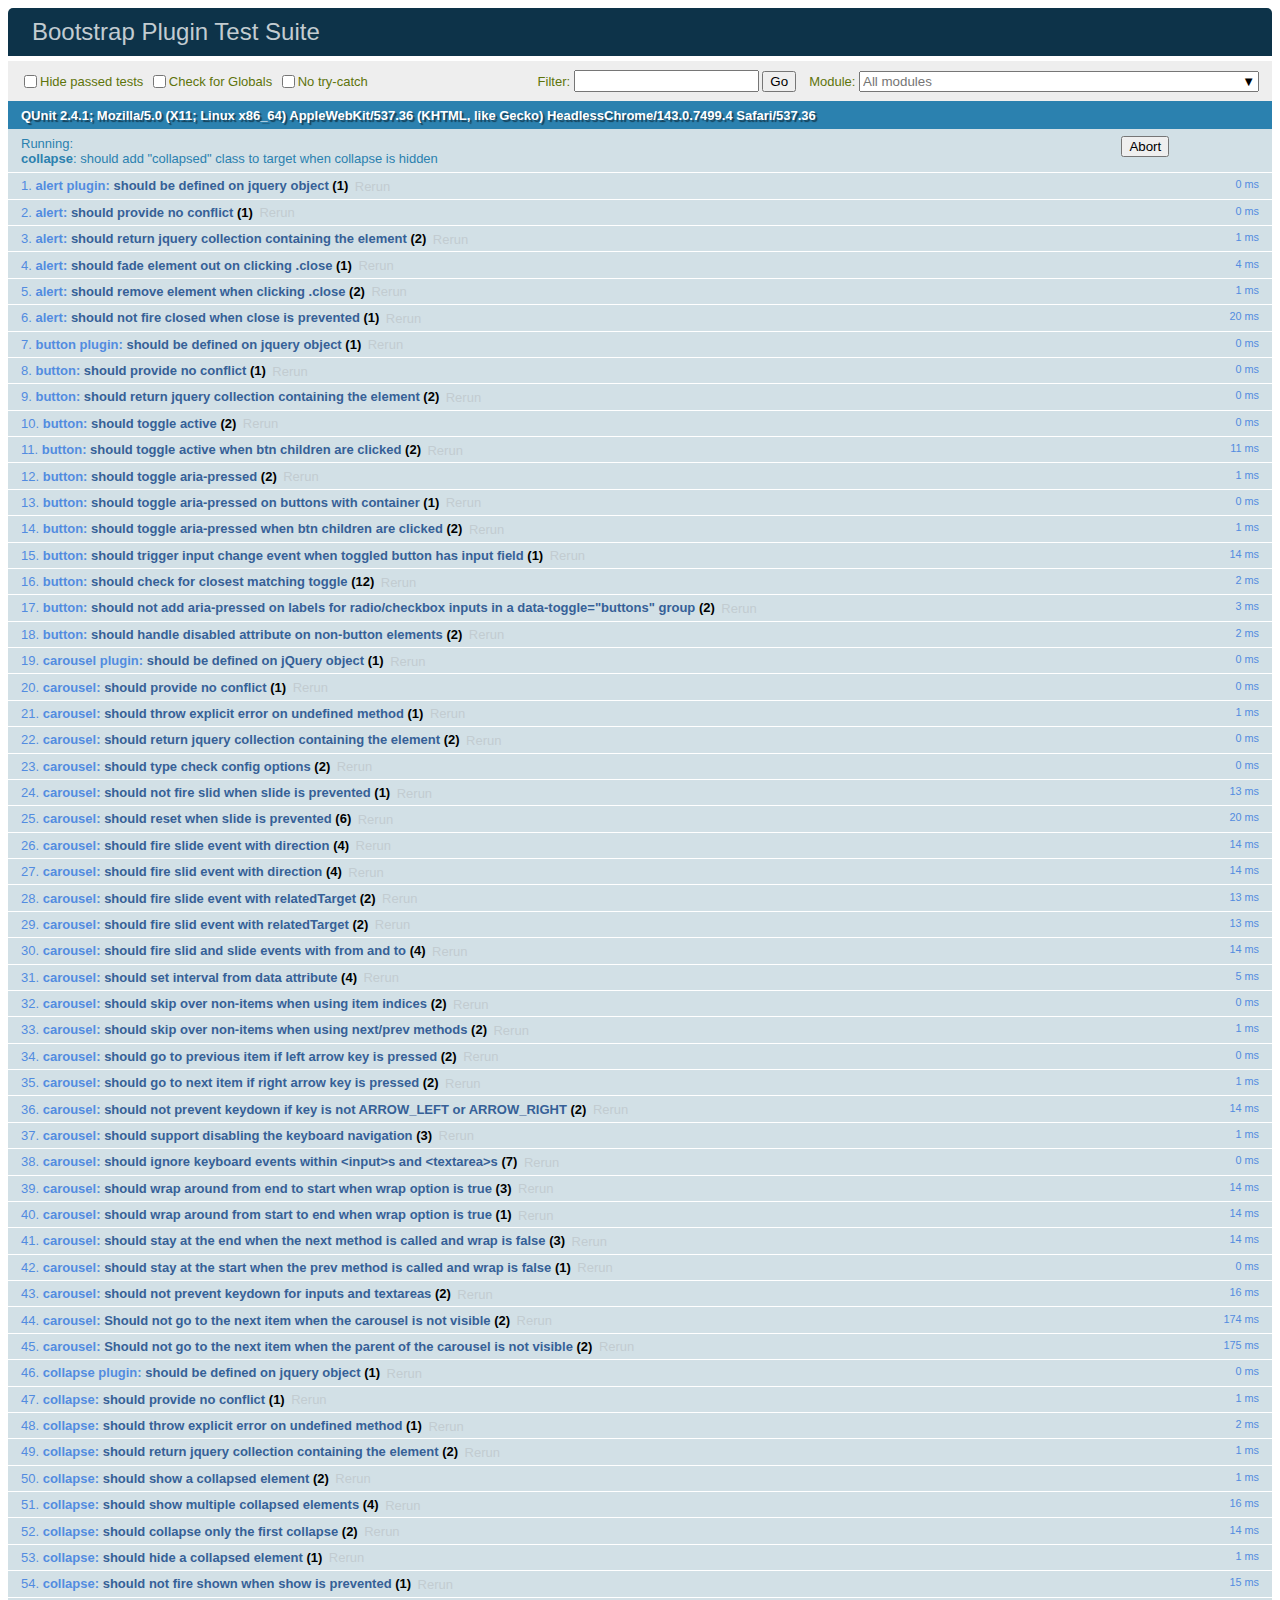
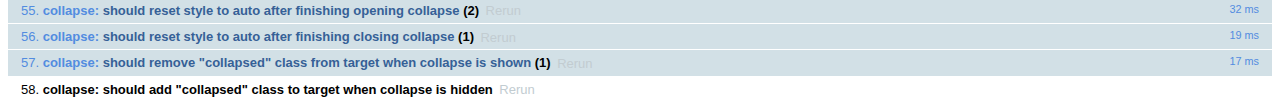
<file: css/bootstrap-4.0.0/js/tests/index.html>
<!doctype html>
<html lang="en">
  <head>
    <meta charset="utf-8">
    <meta name="viewport" content="width=device-width, initial-scale=1, shrink-to-fit=no">
    <title>Bootstrap Plugin Test Suite</title>

    <!-- jQuery -->
    <script>
      (function () {
        var path = '../../assets/js/vendor/jquery-slim.min.js'
        // get jquery param from the query string.
        var jQueryVersion = location.search.match(/[?&]jquery=(.*?)(?=&|$)/)

        // If a version was specified, use that version from our vendor folder
        if (jQueryVersion) {
          path = 'vendor/jquery-' + jQueryVersion[1] + '.min.js'
        }
        document.write('<script src="' + path + '"><\/script>')
      }())
    </script>
    <script src="../../assets/js/vendor/popper.min.js"></script>

    <!-- QUnit -->
    <link rel="stylesheet" href="vendor/qunit.css" media="screen">
    <script src="vendor/qunit.js"></script>

    <script>
      // Disable jQuery event aliases to ensure we don't accidentally use any of them
      [
        'blur',
        'focus',
        'focusin',
        'focusout',
        'resize',
        'scroll',
        'click',
        'dblclick',
        'mousedown',
        'mouseup',
        'mousemove',
        'mouseover',
        'mouseout',
        'mouseenter',
        'mouseleave',
        'change',
        'select',
        'submit',
        'keydown',
        'keypress',
        'keyup',
        'contextmenu'
      ].forEach(function(eventAlias) {
        $.fn[eventAlias] = function() {
          throw new Error('Using the ".' + eventAlias + '()" method is not allowed, so that Bootstrap can be compatible with custom jQuery builds which exclude the "event aliases" module that defines said method. See https://github.com/twbs/bootstrap/blob/master/CONTRIBUTING.md#js')
        }
      })

      // Require assert.expect in each test
      QUnit.config.requireExpects = true

      // See https://github.com/axemclion/grunt-saucelabs#test-result-details-with-qunit
      var log = []
      var testName

      QUnit.done(function(testResults) {
        var tests = []
        for (var i = 0; i < log.length; i++) {
          var details = log[i]
          tests.push({
            name: details.name,
            result: details.result,
            expected: details.expected,
            actual: details.actual,
            source: details.source
          })
        }
        testResults.tests = tests

        window.global_test_results = testResults
      })

      QUnit.testStart(function(testDetails) {
        QUnit.log(function(details) {
          if (!details.result) {
            details.name = testDetails.name
            log.push(details)
          }
        })
      })

      // Display fixture on-screen on iOS to avoid false positives
      // See https://github.com/twbs/bootstrap/pull/15955
      if (/iPhone|iPad|iPod/.test(navigator.userAgent)) {
        QUnit.begin(function() {
          $('#qunit-fixture').css({ top: 0, left: 0 })
        })

        QUnit.done(function() {
          $('#qunit-fixture').css({ top: '', left: '' })
        })
      }
    </script>

    <!-- Transpiled Plugins -->
    <script src="../dist/util.js"></script>
    <script src="../dist/alert.js"></script>
    <script src="../dist/button.js"></script>
    <script src="../dist/carousel.js"></script>
    <script src="../dist/collapse.js"></script>
    <script src="../dist/dropdown.js"></script>
    <script src="../dist/modal.js"></script>
    <script src="../dist/scrollspy.js"></script>
    <script src="../dist/tab.js"></script>
    <script src="../dist/tooltip.js"></script>
    <script src="../dist/popover.js"></script>

    <!-- Unit Tests -->
    <script src="unit/alert.js"></script>
    <script src="unit/button.js"></script>
    <script src="unit/carousel.js"></script>
    <script src="unit/collapse.js"></script>
    <script src="unit/dropdown.js"></script>
    <script src="unit/modal.js"></script>
    <script src="unit/scrollspy.js"></script>
    <script src="unit/tab.js"></script>
    <script src="unit/tooltip.js"></script>
    <script src="unit/popover.js"></script>
    <script src="unit/util.js"></script>
  </head>
  <body>
    <div id="qunit-container">
      <div id="qunit"></div>
      <div id="qunit-fixture"></div>
    </div>
  </body>
</html>
</file>
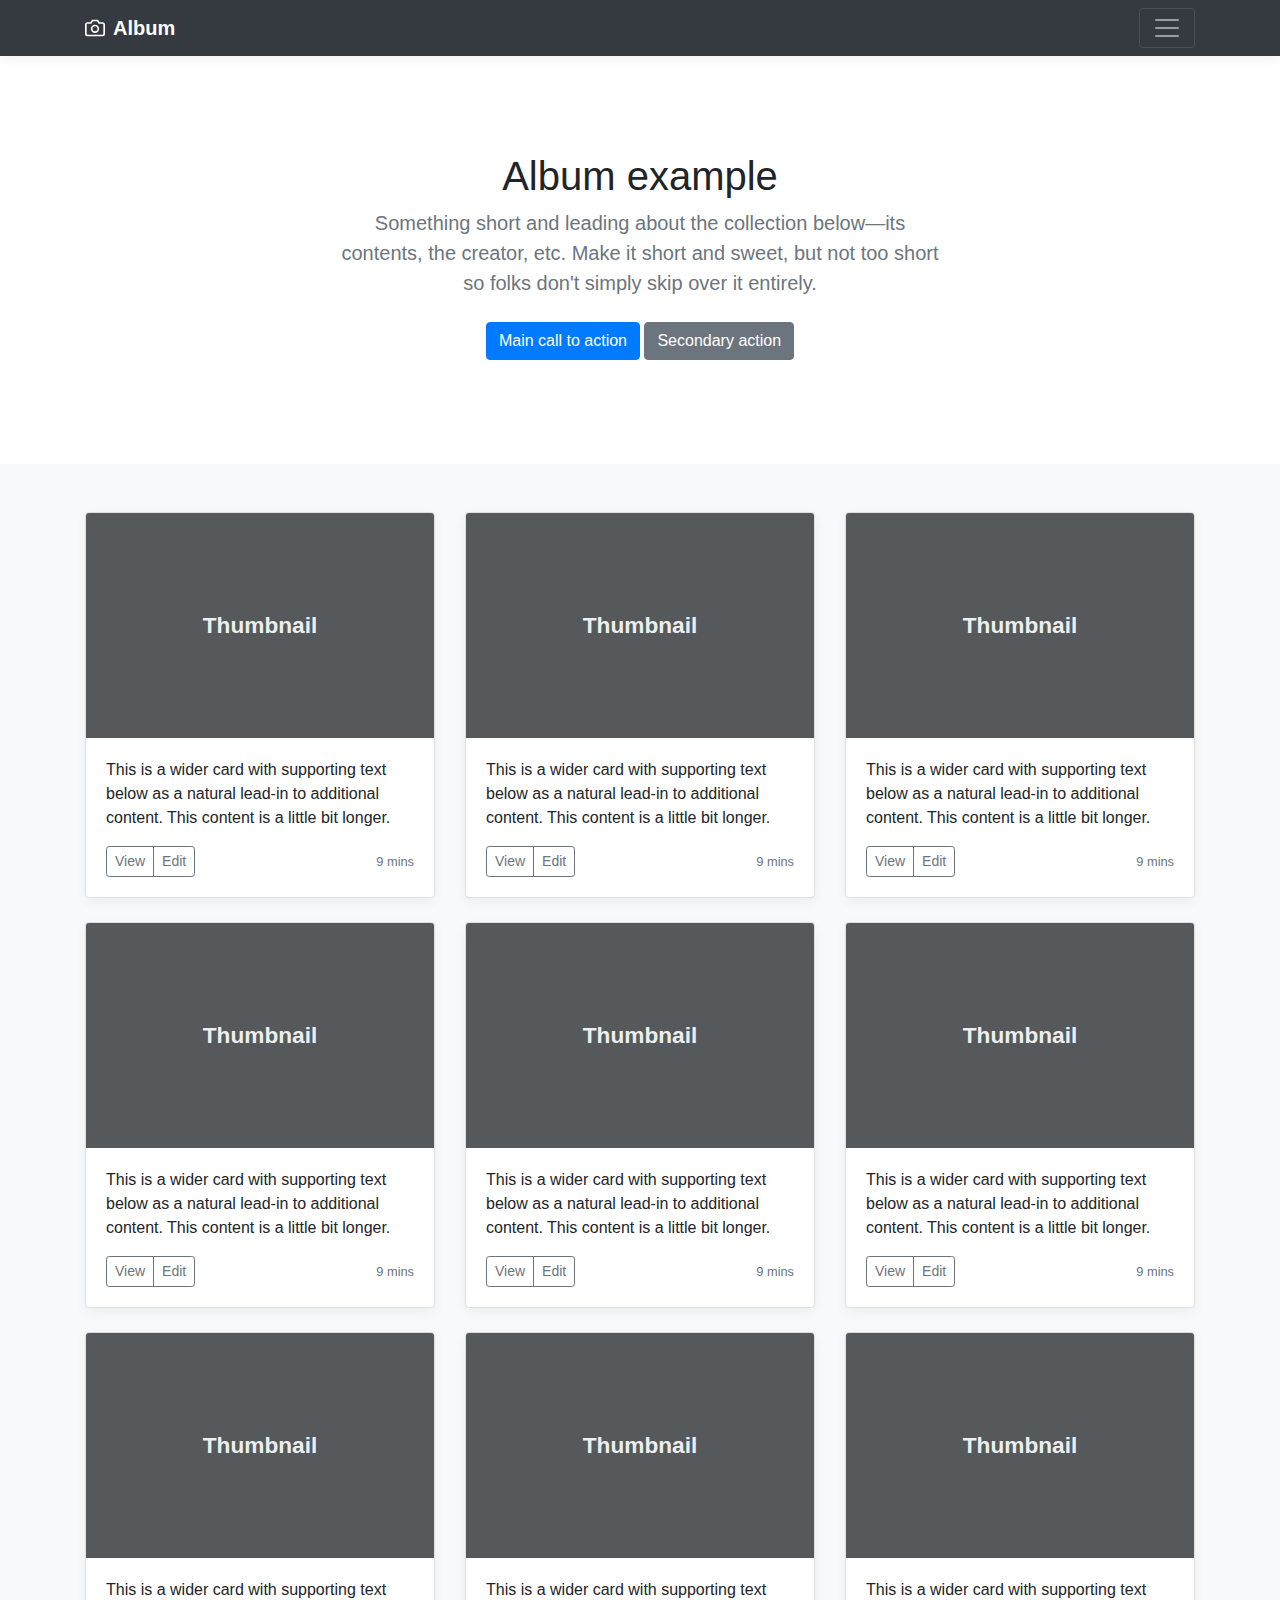
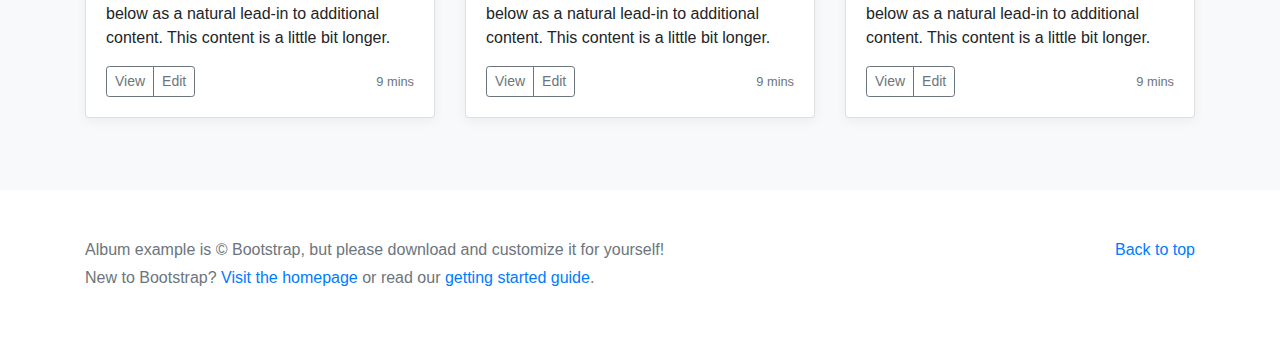
<file: css/bootstrap-4.0.0/docs/4.0/examples/album/index.html>
<!doctype html>
<html lang="en">
  <head>
    <meta charset="utf-8">
    <meta name="viewport" content="width=device-width, initial-scale=1, shrink-to-fit=no">
    <meta name="description" content="">
    <meta name="author" content="">
    <link rel="icon" href="../../../../favicon.ico">

    <title>Album example for Bootstrap</title>

    <!-- Bootstrap core CSS -->
    <link href="../../../../dist/css/bootstrap.min.css" rel="stylesheet">

    <!-- Custom styles for this template -->
    <link href="album.css" rel="stylesheet">
  </head>

  <body>

    <header>
      <div class="collapse bg-dark" id="navbarHeader">
        <div class="container">
          <div class="row">
            <div class="col-sm-8 col-md-7 py-4">
              <h4 class="text-white">About</h4>
              <p class="text-muted">Add some information about the album below, the author, or any other background context. Make it a few sentences long so folks can pick up some informative tidbits. Then, link them off to some social networking sites or contact information.</p>
            </div>
            <div class="col-sm-4 offset-md-1 py-4">
              <h4 class="text-white">Contact</h4>
              <ul class="list-unstyled">
                <li><a href="#" class="text-white">Follow on Twitter</a></li>
                <li><a href="#" class="text-white">Like on Facebook</a></li>
                <li><a href="#" class="text-white">Email me</a></li>
              </ul>
            </div>
          </div>
        </div>
      </div>
      <div class="navbar navbar-dark bg-dark box-shadow">
        <div class="container d-flex justify-content-between">
          <a href="#" class="navbar-brand d-flex align-items-center">
            <svg xmlns="http://www.w3.org/2000/svg" width="20" height="20" viewBox="0 0 24 24" fill="none" stroke="currentColor" stroke-width="2" stroke-linecap="round" stroke-linejoin="round" class="mr-2"><path d="M23 19a2 2 0 0 1-2 2H3a2 2 0 0 1-2-2V8a2 2 0 0 1 2-2h4l2-3h6l2 3h4a2 2 0 0 1 2 2z"></path><circle cx="12" cy="13" r="4"></circle></svg>
            <strong>Album</strong>
          </a>
          <button class="navbar-toggler" type="button" data-toggle="collapse" data-target="#navbarHeader" aria-controls="navbarHeader" aria-expanded="false" aria-label="Toggle navigation">
            <span class="navbar-toggler-icon"></span>
          </button>
        </div>
      </div>
    </header>

    <main role="main">

      <section class="jumbotron text-center">
        <div class="container">
          <h1 class="jumbotron-heading">Album example</h1>
          <p class="lead text-muted">Something short and leading about the collection below—its contents, the creator, etc. Make it short and sweet, but not too short so folks don't simply skip over it entirely.</p>
          <p>
            <a href="#" class="btn btn-primary my-2">Main call to action</a>
            <a href="#" class="btn btn-secondary my-2">Secondary action</a>
          </p>
        </div>
      </section>

      <div class="album py-5 bg-light">
        <div class="container">

          <div class="row">
            <div class="col-md-4">
              <div class="card mb-4 box-shadow">
                <img class="card-img-top" data-src="holder.js/100px225?theme=thumb&bg=55595c&fg=eceeef&text=Thumbnail" alt="Card image cap">
                <div class="card-body">
                  <p class="card-text">This is a wider card with supporting text below as a natural lead-in to additional content. This content is a little bit longer.</p>
                  <div class="d-flex justify-content-between align-items-center">
                    <div class="btn-group">
                      <button type="button" class="btn btn-sm btn-outline-secondary">View</button>
                      <button type="button" class="btn btn-sm btn-outline-secondary">Edit</button>
                    </div>
                    <small class="text-muted">9 mins</small>
                  </div>
                </div>
              </div>
            </div>
            <div class="col-md-4">
              <div class="card mb-4 box-shadow">
                <img class="card-img-top" data-src="holder.js/100px225?theme=thumb&bg=55595c&fg=eceeef&text=Thumbnail" alt="Card image cap">
                <div class="card-body">
                  <p class="card-text">This is a wider card with supporting text below as a natural lead-in to additional content. This content is a little bit longer.</p>
                  <div class="d-flex justify-content-between align-items-center">
                    <div class="btn-group">
                      <button type="button" class="btn btn-sm btn-outline-secondary">View</button>
                      <button type="button" class="btn btn-sm btn-outline-secondary">Edit</button>
                    </div>
                    <small class="text-muted">9 mins</small>
                  </div>
                </div>
              </div>
            </div>
            <div class="col-md-4">
              <div class="card mb-4 box-shadow">
                <img class="card-img-top" data-src="holder.js/100px225?theme=thumb&bg=55595c&fg=eceeef&text=Thumbnail" alt="Card image cap">
                <div class="card-body">
                  <p class="card-text">This is a wider card with supporting text below as a natural lead-in to additional content. This content is a little bit longer.</p>
                  <div class="d-flex justify-content-between align-items-center">
                    <div class="btn-group">
                      <button type="button" class="btn btn-sm btn-outline-secondary">View</button>
                      <button type="button" class="btn btn-sm btn-outline-secondary">Edit</button>
                    </div>
                    <small class="text-muted">9 mins</small>
                  </div>
                </div>
              </div>
            </div>

            <div class="col-md-4">
              <div class="card mb-4 box-shadow">
                <img class="card-img-top" data-src="holder.js/100px225?theme=thumb&bg=55595c&fg=eceeef&text=Thumbnail" alt="Card image cap">
                <div class="card-body">
                  <p class="card-text">This is a wider card with supporting text below as a natural lead-in to additional content. This content is a little bit longer.</p>
                  <div class="d-flex justify-content-between align-items-center">
                    <div class="btn-group">
                      <button type="button" class="btn btn-sm btn-outline-secondary">View</button>
                      <button type="button" class="btn btn-sm btn-outline-secondary">Edit</button>
                    </div>
                    <small class="text-muted">9 mins</small>
                  </div>
                </div>
              </div>
            </div>
            <div class="col-md-4">
              <div class="card mb-4 box-shadow">
                <img class="card-img-top" data-src="holder.js/100px225?theme=thumb&bg=55595c&fg=eceeef&text=Thumbnail" alt="Card image cap">
                <div class="card-body">
                  <p class="card-text">This is a wider card with supporting text below as a natural lead-in to additional content. This content is a little bit longer.</p>
                  <div class="d-flex justify-content-between align-items-center">
                    <div class="btn-group">
                      <button type="button" class="btn btn-sm btn-outline-secondary">View</button>
                      <button type="button" class="btn btn-sm btn-outline-secondary">Edit</button>
                    </div>
                    <small class="text-muted">9 mins</small>
                  </div>
                </div>
              </div>
            </div>
            <div class="col-md-4">
              <div class="card mb-4 box-shadow">
                <img class="card-img-top" data-src="holder.js/100px225?theme=thumb&bg=55595c&fg=eceeef&text=Thumbnail" alt="Card image cap">
                <div class="card-body">
                  <p class="card-text">This is a wider card with supporting text below as a natural lead-in to additional content. This content is a little bit longer.</p>
                  <div class="d-flex justify-content-between align-items-center">
                    <div class="btn-group">
                      <button type="button" class="btn btn-sm btn-outline-secondary">View</button>
                      <button type="button" class="btn btn-sm btn-outline-secondary">Edit</button>
                    </div>
                    <small class="text-muted">9 mins</small>
                  </div>
                </div>
              </div>
            </div>

            <div class="col-md-4">
              <div class="card mb-4 box-shadow">
                <img class="card-img-top" data-src="holder.js/100px225?theme=thumb&bg=55595c&fg=eceeef&text=Thumbnail" alt="Card image cap">
                <div class="card-body">
                  <p class="card-text">This is a wider card with supporting text below as a natural lead-in to additional content. This content is a little bit longer.</p>
                  <div class="d-flex justify-content-between align-items-center">
                    <div class="btn-group">
                      <button type="button" class="btn btn-sm btn-outline-secondary">View</button>
                      <button type="button" class="btn btn-sm btn-outline-secondary">Edit</button>
                    </div>
                    <small class="text-muted">9 mins</small>
                  </div>
                </div>
              </div>
            </div>
            <div class="col-md-4">
              <div class="card mb-4 box-shadow">
                <img class="card-img-top" data-src="holder.js/100px225?theme=thumb&bg=55595c&fg=eceeef&text=Thumbnail" alt="Card image cap">
                <div class="card-body">
                  <p class="card-text">This is a wider card with supporting text below as a natural lead-in to additional content. This content is a little bit longer.</p>
                  <div class="d-flex justify-content-between align-items-center">
                    <div class="btn-group">
                      <button type="button" class="btn btn-sm btn-outline-secondary">View</button>
                      <button type="button" class="btn btn-sm btn-outline-secondary">Edit</button>
                    </div>
                    <small class="text-muted">9 mins</small>
                  </div>
                </div>
              </div>
            </div>
            <div class="col-md-4">
              <div class="card mb-4 box-shadow">
                <img class="card-img-top" data-src="holder.js/100px225?theme=thumb&bg=55595c&fg=eceeef&text=Thumbnail" alt="Card image cap">
                <div class="card-body">
                  <p class="card-text">This is a wider card with supporting text below as a natural lead-in to additional content. This content is a little bit longer.</p>
                  <div class="d-flex justify-content-between align-items-center">
                    <div class="btn-group">
                      <button type="button" class="btn btn-sm btn-outline-secondary">View</button>
                      <button type="button" class="btn btn-sm btn-outline-secondary">Edit</button>
                    </div>
                    <small class="text-muted">9 mins</small>
                  </div>
                </div>
              </div>
            </div>
          </div>
        </div>
      </div>

    </main>

    <footer class="text-muted">
      <div class="container">
        <p class="float-right">
          <a href="#">Back to top</a>
        </p>
        <p>Album example is &copy; Bootstrap, but please download and customize it for yourself!</p>
        <p>New to Bootstrap? <a href="../../">Visit the homepage</a> or read our <a href="../../getting-started/">getting started guide</a>.</p>
      </div>
    </footer>

    <!-- Bootstrap core JavaScript
    ================================================== -->
    <!-- Placed at the end of the document so the pages load faster -->
    <script src="https://code.jquery.com/jquery-3.2.1.slim.min.js" integrity="sha384-KJ3o2DKtIkvYIK3UENzmM7KCkRr/rE9/Qpg6aAZGJwFDMVNA/GpGFF93hXpG5KkN" crossorigin="anonymous"></script>
    <script>window.jQuery || document.write('<script src="../../../../assets/js/vendor/jquery-slim.min.js"><\/script>')</script>
    <script src="../../../../assets/js/vendor/popper.min.js"></script>
    <script src="../../../../dist/js/bootstrap.min.js"></script>
    <script src="../../../../assets/js/vendor/holder.min.js"></script>
  </body>
</html>
</file>
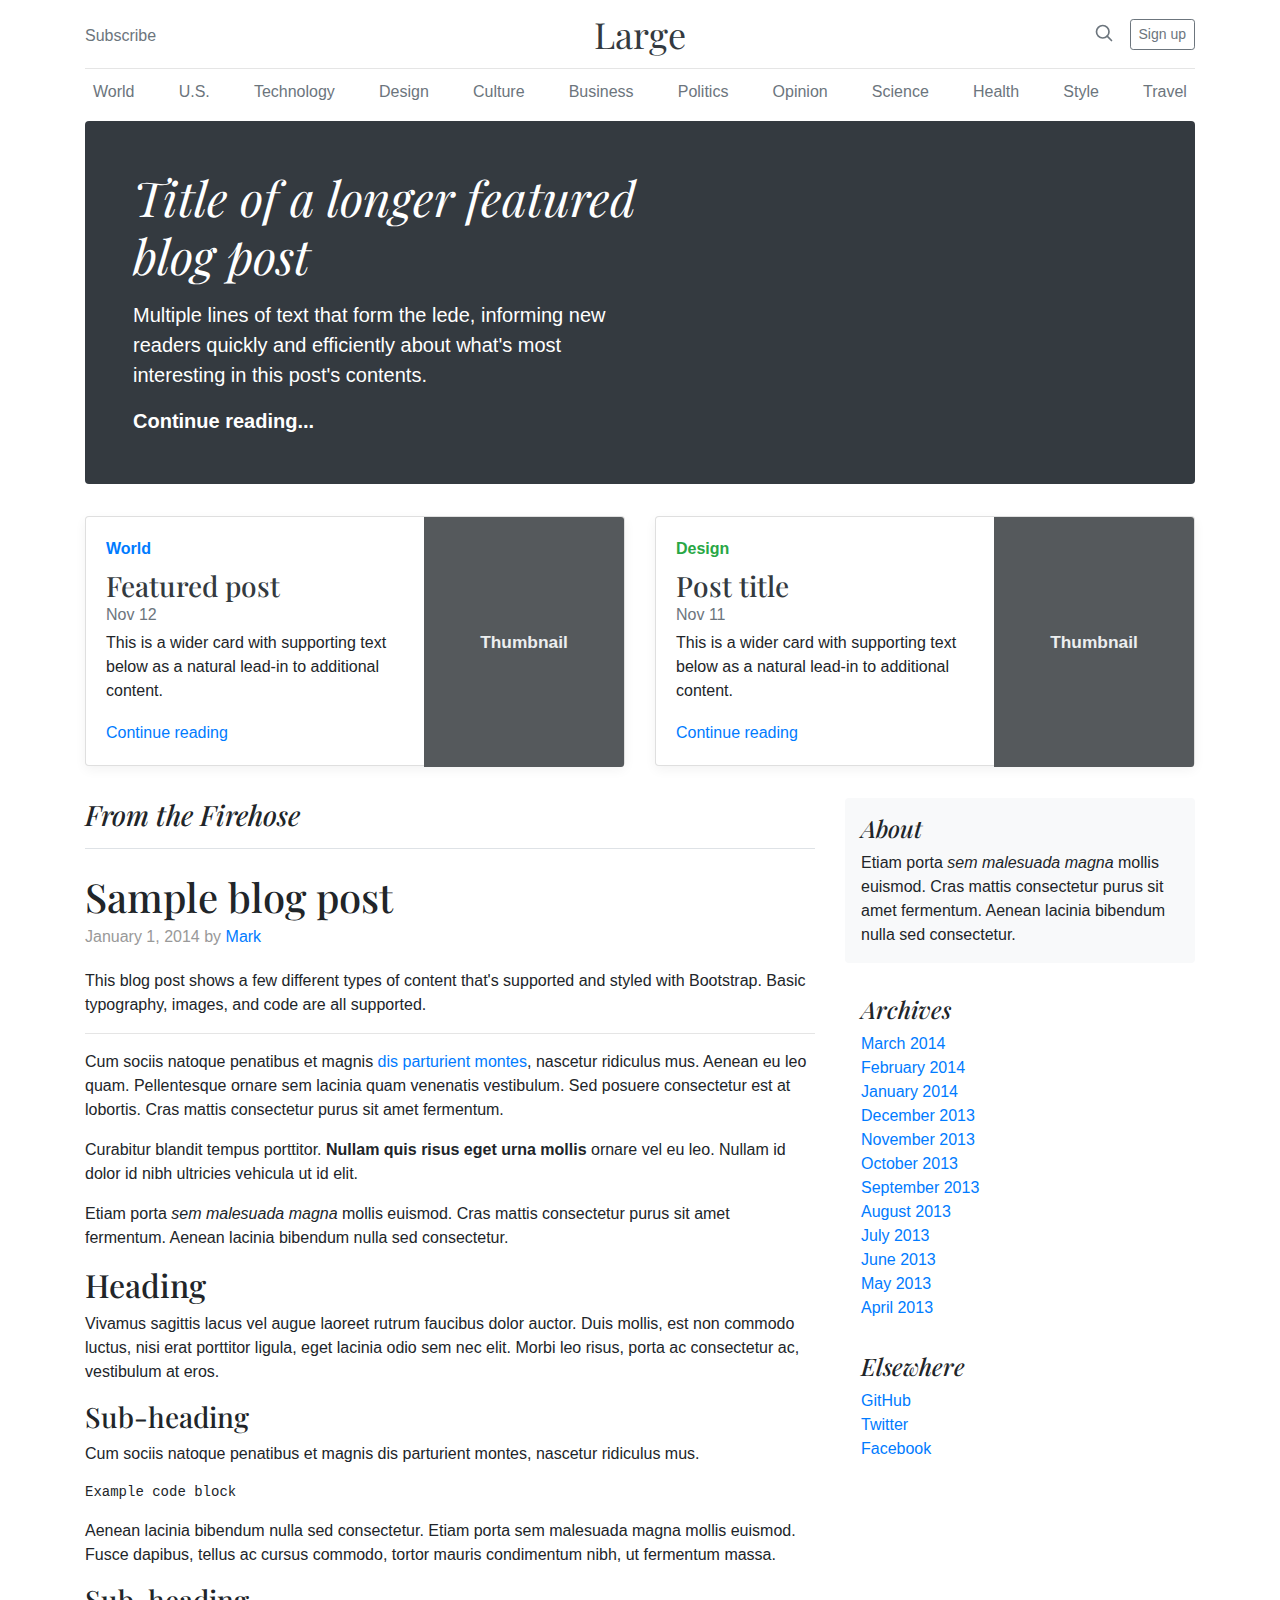
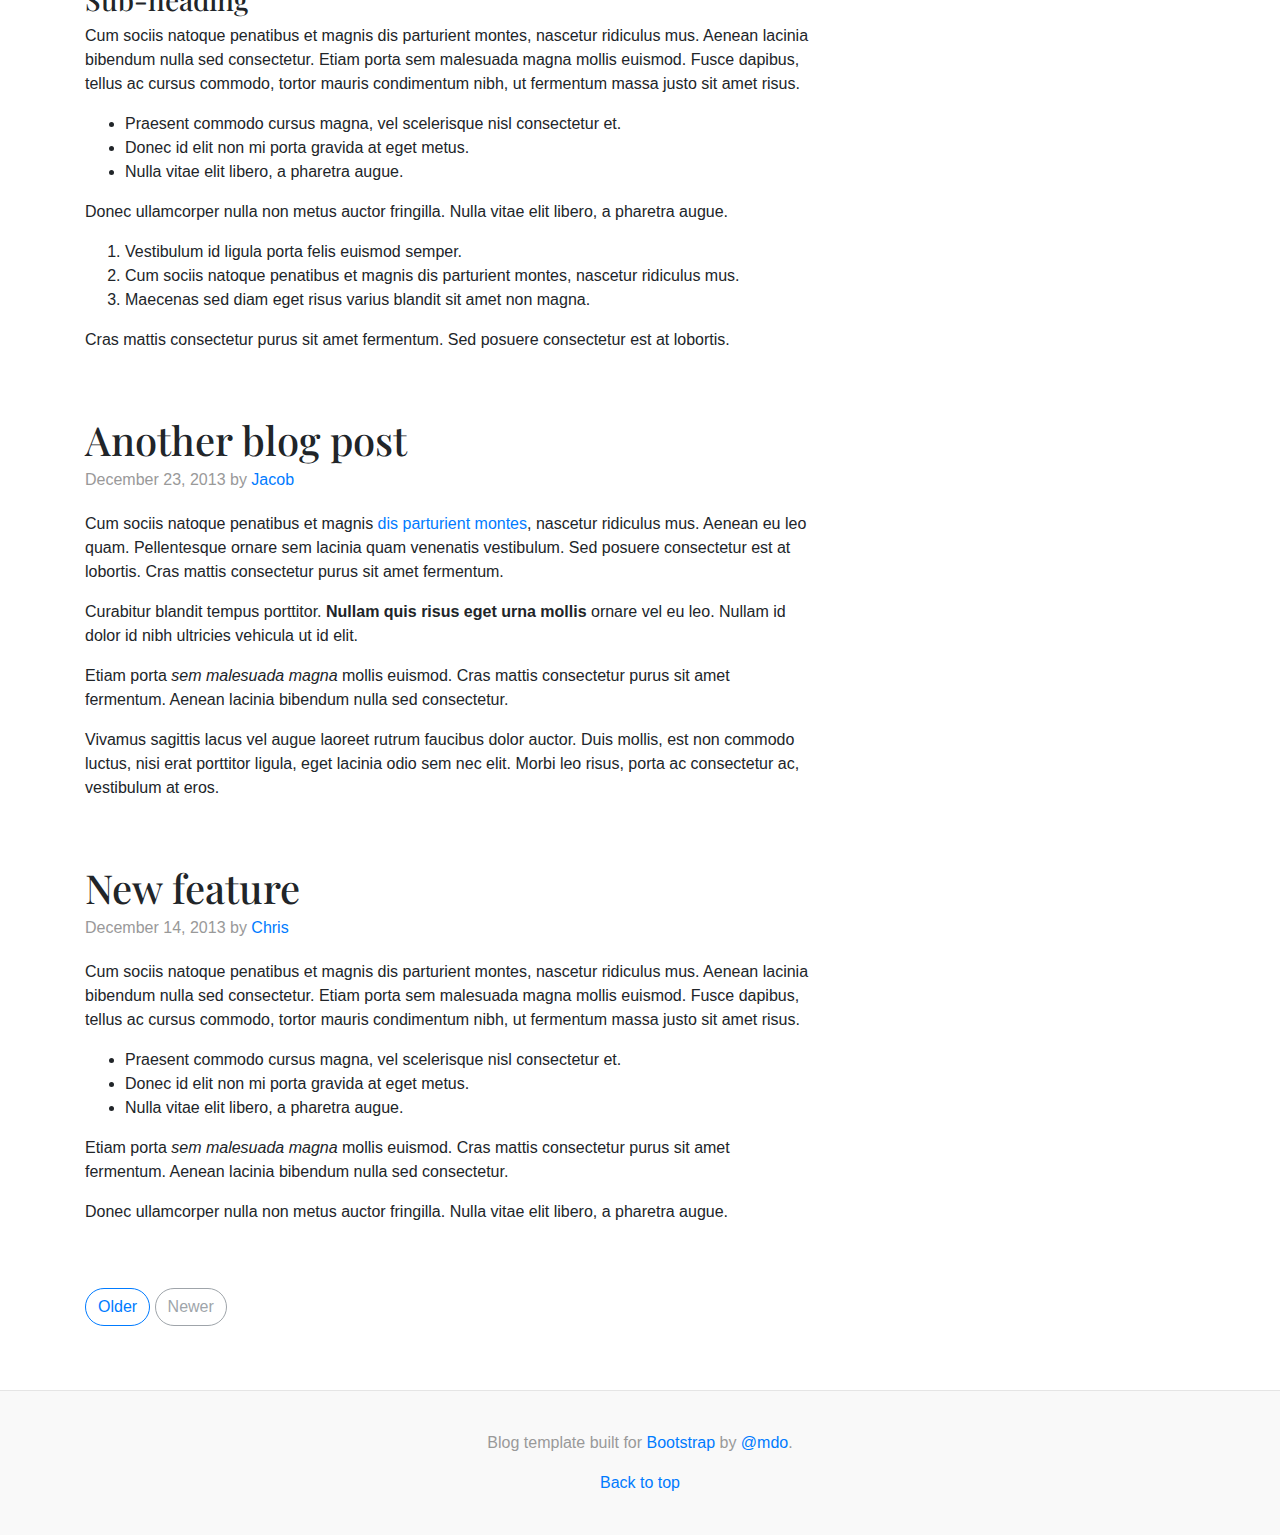
<file: css/bootstrap-4.0.0/docs/4.0/examples/blog/index.html>
<!doctype html>
<html lang="en">
  <head>
    <meta charset="utf-8">
    <meta name="viewport" content="width=device-width, initial-scale=1, shrink-to-fit=no">
    <meta name="description" content="">
    <meta name="author" content="">
    <link rel="icon" href="../../../../favicon.ico">

    <title>Blog Template for Bootstrap</title>

    <!-- Bootstrap core CSS -->
    <link href="../../../../dist/css/bootstrap.min.css" rel="stylesheet">

    <!-- Custom styles for this template -->
    <link href="https://fonts.googleapis.com/css?family=Playfair+Display:700,900" rel="stylesheet">
    <link href="blog.css" rel="stylesheet">
  </head>

  <body>

    <div class="container">
      <header class="blog-header py-3">
        <div class="row flex-nowrap justify-content-between align-items-center">
          <div class="col-4 pt-1">
            <a class="text-muted" href="#">Subscribe</a>
          </div>
          <div class="col-4 text-center">
            <a class="blog-header-logo text-dark" href="#">Large</a>
          </div>
          <div class="col-4 d-flex justify-content-end align-items-center">
            <a class="text-muted" href="#">
              <svg xmlns="http://www.w3.org/2000/svg" width="20" height="20" viewBox="0 0 24 24" fill="none" stroke="currentColor" stroke-width="2" stroke-linecap="round" stroke-linejoin="round" class="mx-3"><circle cx="10.5" cy="10.5" r="7.5"></circle><line x1="21" y1="21" x2="15.8" y2="15.8"></line></svg>
            </a>
            <a class="btn btn-sm btn-outline-secondary" href="#">Sign up</a>
          </div>
        </div>
      </header>

      <div class="nav-scroller py-1 mb-2">
        <nav class="nav d-flex justify-content-between">
          <a class="p-2 text-muted" href="#">World</a>
          <a class="p-2 text-muted" href="#">U.S.</a>
          <a class="p-2 text-muted" href="#">Technology</a>
          <a class="p-2 text-muted" href="#">Design</a>
          <a class="p-2 text-muted" href="#">Culture</a>
          <a class="p-2 text-muted" href="#">Business</a>
          <a class="p-2 text-muted" href="#">Politics</a>
          <a class="p-2 text-muted" href="#">Opinion</a>
          <a class="p-2 text-muted" href="#">Science</a>
          <a class="p-2 text-muted" href="#">Health</a>
          <a class="p-2 text-muted" href="#">Style</a>
          <a class="p-2 text-muted" href="#">Travel</a>
        </nav>
      </div>

      <div class="jumbotron p-3 p-md-5 text-white rounded bg-dark">
        <div class="col-md-6 px-0">
          <h1 class="display-4 font-italic">Title of a longer featured blog post</h1>
          <p class="lead my-3">Multiple lines of text that form the lede, informing new readers quickly and efficiently about what's most interesting in this post's contents.</p>
          <p class="lead mb-0"><a href="#" class="text-white font-weight-bold">Continue reading...</a></p>
        </div>
      </div>

      <div class="row mb-2">
        <div class="col-md-6">
          <div class="card flex-md-row mb-4 box-shadow h-md-250">
            <div class="card-body d-flex flex-column align-items-start">
              <strong class="d-inline-block mb-2 text-primary">World</strong>
              <h3 class="mb-0">
                <a class="text-dark" href="#">Featured post</a>
              </h3>
              <div class="mb-1 text-muted">Nov 12</div>
              <p class="card-text mb-auto">This is a wider card with supporting text below as a natural lead-in to additional content.</p>
              <a href="#">Continue reading</a>
            </div>
            <img class="card-img-right flex-auto d-none d-md-block" data-src="holder.js/200x250?theme=thumb" alt="Card image cap">
          </div>
        </div>
        <div class="col-md-6">
          <div class="card flex-md-row mb-4 box-shadow h-md-250">
            <div class="card-body d-flex flex-column align-items-start">
              <strong class="d-inline-block mb-2 text-success">Design</strong>
              <h3 class="mb-0">
                <a class="text-dark" href="#">Post title</a>
              </h3>
              <div class="mb-1 text-muted">Nov 11</div>
              <p class="card-text mb-auto">This is a wider card with supporting text below as a natural lead-in to additional content.</p>
              <a href="#">Continue reading</a>
            </div>
            <img class="card-img-right flex-auto d-none d-md-block" data-src="holder.js/200x250?theme=thumb" alt="Card image cap">
          </div>
        </div>
      </div>
    </div>

    <main role="main" class="container">
      <div class="row">
        <div class="col-md-8 blog-main">
          <h3 class="pb-3 mb-4 font-italic border-bottom">
            From the Firehose
          </h3>

          <div class="blog-post">
            <h2 class="blog-post-title">Sample blog post</h2>
            <p class="blog-post-meta">January 1, 2014 by <a href="#">Mark</a></p>

            <p>This blog post shows a few different types of content that's supported and styled with Bootstrap. Basic typography, images, and code are all supported.</p>
            <hr>
            <p>Cum sociis natoque penatibus et magnis <a href="#">dis parturient montes</a>, nascetur ridiculus mus. Aenean eu leo quam. Pellentesque ornare sem lacinia quam venenatis vestibulum. Sed posuere consectetur est at lobortis. Cras mattis consectetur purus sit amet fermentum.</p>
            <blockquote>
              <p>Curabitur blandit tempus porttitor. <strong>Nullam quis risus eget urna mollis</strong> ornare vel eu leo. Nullam id dolor id nibh ultricies vehicula ut id elit.</p>
            </blockquote>
            <p>Etiam porta <em>sem malesuada magna</em> mollis euismod. Cras mattis consectetur purus sit amet fermentum. Aenean lacinia bibendum nulla sed consectetur.</p>
            <h2>Heading</h2>
            <p>Vivamus sagittis lacus vel augue laoreet rutrum faucibus dolor auctor. Duis mollis, est non commodo luctus, nisi erat porttitor ligula, eget lacinia odio sem nec elit. Morbi leo risus, porta ac consectetur ac, vestibulum at eros.</p>
            <h3>Sub-heading</h3>
            <p>Cum sociis natoque penatibus et magnis dis parturient montes, nascetur ridiculus mus.</p>
            <pre><code>Example code block</code></pre>
            <p>Aenean lacinia bibendum nulla sed consectetur. Etiam porta sem malesuada magna mollis euismod. Fusce dapibus, tellus ac cursus commodo, tortor mauris condimentum nibh, ut fermentum massa.</p>
            <h3>Sub-heading</h3>
            <p>Cum sociis natoque penatibus et magnis dis parturient montes, nascetur ridiculus mus. Aenean lacinia bibendum nulla sed consectetur. Etiam porta sem malesuada magna mollis euismod. Fusce dapibus, tellus ac cursus commodo, tortor mauris condimentum nibh, ut fermentum massa justo sit amet risus.</p>
            <ul>
              <li>Praesent commodo cursus magna, vel scelerisque nisl consectetur et.</li>
              <li>Donec id elit non mi porta gravida at eget metus.</li>
              <li>Nulla vitae elit libero, a pharetra augue.</li>
            </ul>
            <p>Donec ullamcorper nulla non metus auctor fringilla. Nulla vitae elit libero, a pharetra augue.</p>
            <ol>
              <li>Vestibulum id ligula porta felis euismod semper.</li>
              <li>Cum sociis natoque penatibus et magnis dis parturient montes, nascetur ridiculus mus.</li>
              <li>Maecenas sed diam eget risus varius blandit sit amet non magna.</li>
            </ol>
            <p>Cras mattis consectetur purus sit amet fermentum. Sed posuere consectetur est at lobortis.</p>
          </div><!-- /.blog-post -->

          <div class="blog-post">
            <h2 class="blog-post-title">Another blog post</h2>
            <p class="blog-post-meta">December 23, 2013 by <a href="#">Jacob</a></p>

            <p>Cum sociis natoque penatibus et magnis <a href="#">dis parturient montes</a>, nascetur ridiculus mus. Aenean eu leo quam. Pellentesque ornare sem lacinia quam venenatis vestibulum. Sed posuere consectetur est at lobortis. Cras mattis consectetur purus sit amet fermentum.</p>
            <blockquote>
              <p>Curabitur blandit tempus porttitor. <strong>Nullam quis risus eget urna mollis</strong> ornare vel eu leo. Nullam id dolor id nibh ultricies vehicula ut id elit.</p>
            </blockquote>
            <p>Etiam porta <em>sem malesuada magna</em> mollis euismod. Cras mattis consectetur purus sit amet fermentum. Aenean lacinia bibendum nulla sed consectetur.</p>
            <p>Vivamus sagittis lacus vel augue laoreet rutrum faucibus dolor auctor. Duis mollis, est non commodo luctus, nisi erat porttitor ligula, eget lacinia odio sem nec elit. Morbi leo risus, porta ac consectetur ac, vestibulum at eros.</p>
          </div><!-- /.blog-post -->

          <div class="blog-post">
            <h2 class="blog-post-title">New feature</h2>
            <p class="blog-post-meta">December 14, 2013 by <a href="#">Chris</a></p>

            <p>Cum sociis natoque penatibus et magnis dis parturient montes, nascetur ridiculus mus. Aenean lacinia bibendum nulla sed consectetur. Etiam porta sem malesuada magna mollis euismod. Fusce dapibus, tellus ac cursus commodo, tortor mauris condimentum nibh, ut fermentum massa justo sit amet risus.</p>
            <ul>
              <li>Praesent commodo cursus magna, vel scelerisque nisl consectetur et.</li>
              <li>Donec id elit non mi porta gravida at eget metus.</li>
              <li>Nulla vitae elit libero, a pharetra augue.</li>
            </ul>
            <p>Etiam porta <em>sem malesuada magna</em> mollis euismod. Cras mattis consectetur purus sit amet fermentum. Aenean lacinia bibendum nulla sed consectetur.</p>
            <p>Donec ullamcorper nulla non metus auctor fringilla. Nulla vitae elit libero, a pharetra augue.</p>
          </div><!-- /.blog-post -->

          <nav class="blog-pagination">
            <a class="btn btn-outline-primary" href="#">Older</a>
            <a class="btn btn-outline-secondary disabled" href="#">Newer</a>
          </nav>

        </div><!-- /.blog-main -->

        <aside class="col-md-4 blog-sidebar">
          <div class="p-3 mb-3 bg-light rounded">
            <h4 class="font-italic">About</h4>
            <p class="mb-0">Etiam porta <em>sem malesuada magna</em> mollis euismod. Cras mattis consectetur purus sit amet fermentum. Aenean lacinia bibendum nulla sed consectetur.</p>
          </div>

          <div class="p-3">
            <h4 class="font-italic">Archives</h4>
            <ol class="list-unstyled mb-0">
              <li><a href="#">March 2014</a></li>
              <li><a href="#">February 2014</a></li>
              <li><a href="#">January 2014</a></li>
              <li><a href="#">December 2013</a></li>
              <li><a href="#">November 2013</a></li>
              <li><a href="#">October 2013</a></li>
              <li><a href="#">September 2013</a></li>
              <li><a href="#">August 2013</a></li>
              <li><a href="#">July 2013</a></li>
              <li><a href="#">June 2013</a></li>
              <li><a href="#">May 2013</a></li>
              <li><a href="#">April 2013</a></li>
            </ol>
          </div>

          <div class="p-3">
            <h4 class="font-italic">Elsewhere</h4>
            <ol class="list-unstyled">
              <li><a href="#">GitHub</a></li>
              <li><a href="#">Twitter</a></li>
              <li><a href="#">Facebook</a></li>
            </ol>
          </div>
        </aside><!-- /.blog-sidebar -->

      </div><!-- /.row -->

    </main><!-- /.container -->

    <footer class="blog-footer">
      <p>Blog template built for <a href="https://getbootstrap.com/">Bootstrap</a> by <a href="https://twitter.com/mdo">@mdo</a>.</p>
      <p>
        <a href="#">Back to top</a>
      </p>
    </footer>

    <!-- Bootstrap core JavaScript
    ================================================== -->
    <!-- Placed at the end of the document so the pages load faster -->
    <script src="https://code.jquery.com/jquery-3.2.1.slim.min.js" integrity="sha384-KJ3o2DKtIkvYIK3UENzmM7KCkRr/rE9/Qpg6aAZGJwFDMVNA/GpGFF93hXpG5KkN" crossorigin="anonymous"></script>
    <script>window.jQuery || document.write('<script src="../../../../assets/js/vendor/jquery-slim.min.js"><\/script>')</script>
    <script src="../../../../assets/js/vendor/popper.min.js"></script>
    <script src="../../../../dist/js/bootstrap.min.js"></script>
    <script src="../../../../assets/js/vendor/holder.min.js"></script>
    <script>
      Holder.addTheme('thumb', {
        bg: '#55595c',
        fg: '#eceeef',
        text: 'Thumbnail'
      });
    </script>
  </body>
</html>
</file>
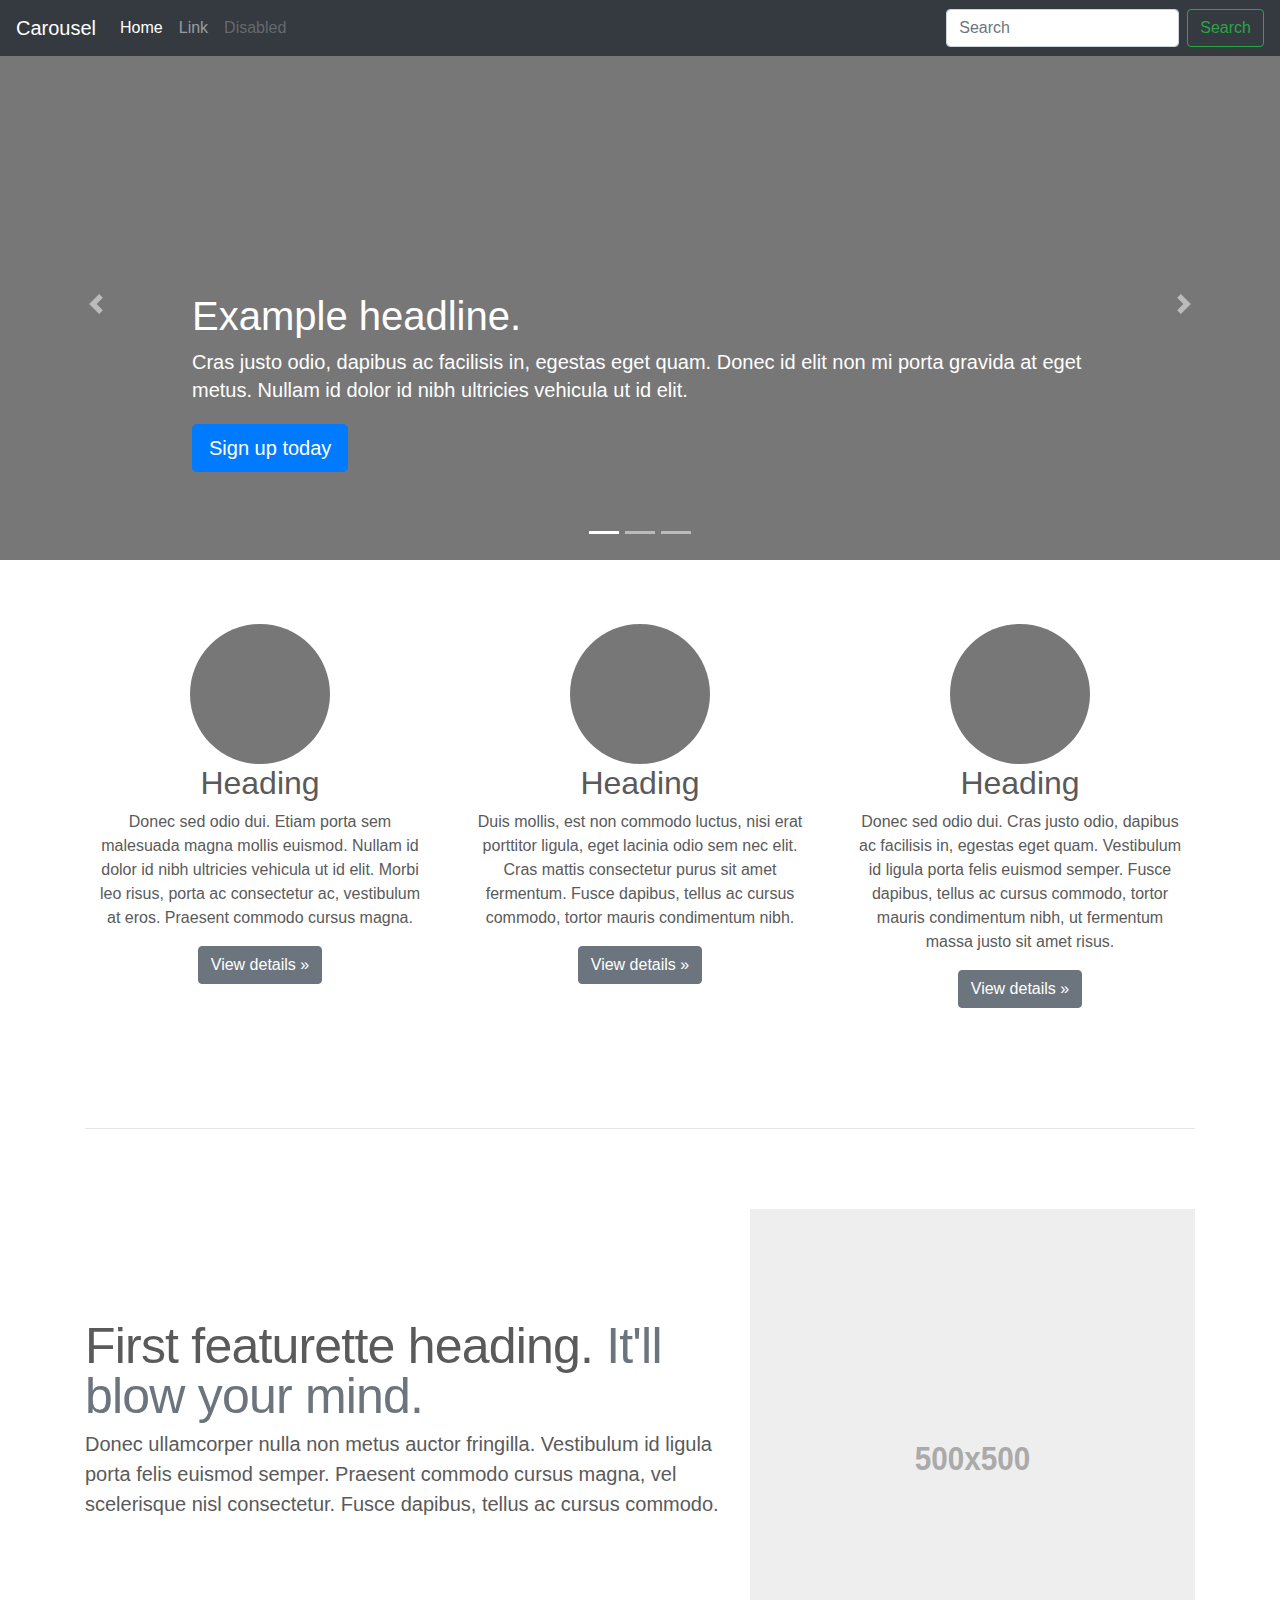
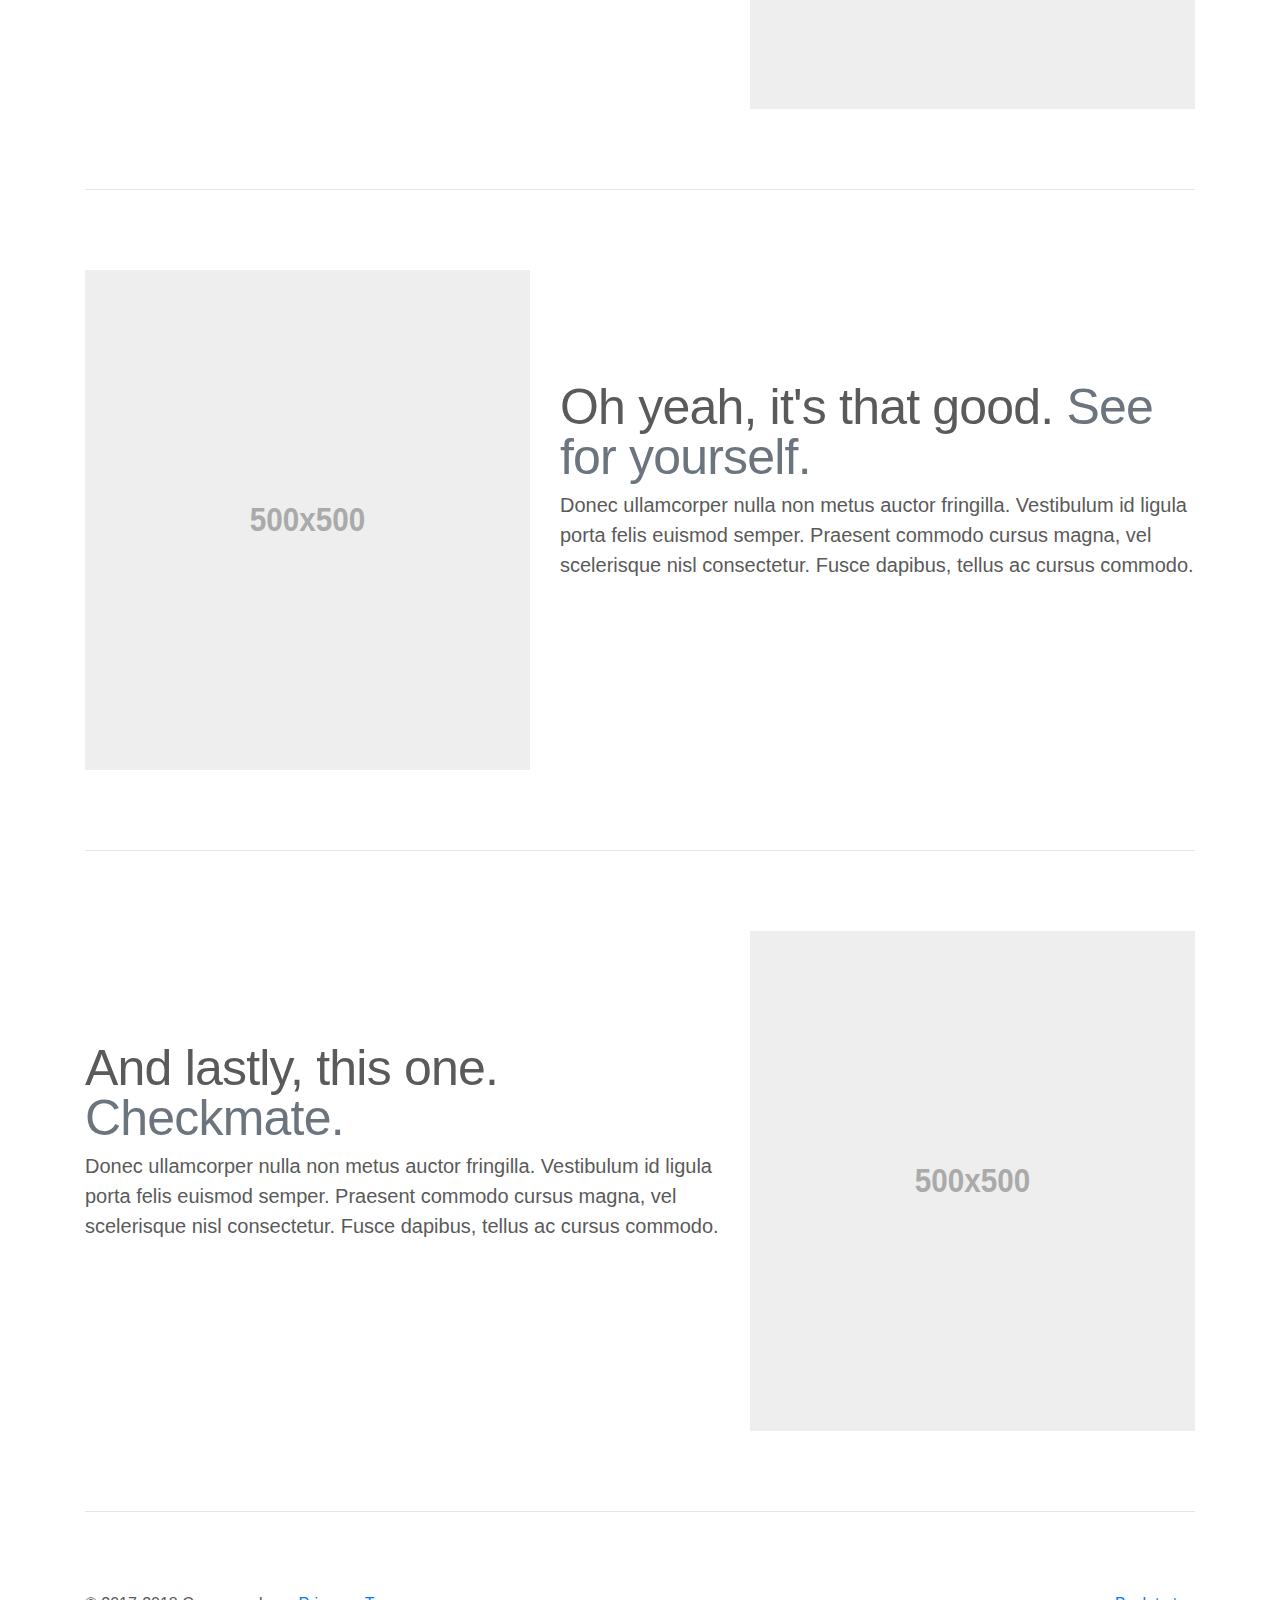
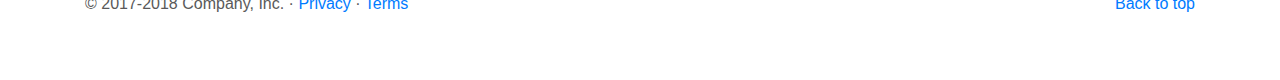
<file: css/bootstrap-4.0.0/docs/4.0/examples/carousel/index.html>
<!doctype html>
<html lang="en">
  <head>
    <meta charset="utf-8">
    <meta name="viewport" content="width=device-width, initial-scale=1, shrink-to-fit=no">
    <meta name="description" content="">
    <meta name="author" content="">
    <link rel="icon" href="../../../../favicon.ico">

    <title>Carousel Template for Bootstrap</title>

    <!-- Bootstrap core CSS -->
    <link href="../../../../dist/css/bootstrap.min.css" rel="stylesheet">

    <!-- Custom styles for this template -->
    <link href="carousel.css" rel="stylesheet">
  </head>
  <body>

    <header>
      <nav class="navbar navbar-expand-md navbar-dark fixed-top bg-dark">
        <a class="navbar-brand" href="#">Carousel</a>
        <button class="navbar-toggler" type="button" data-toggle="collapse" data-target="#navbarCollapse" aria-controls="navbarCollapse" aria-expanded="false" aria-label="Toggle navigation">
          <span class="navbar-toggler-icon"></span>
        </button>
        <div class="collapse navbar-collapse" id="navbarCollapse">
          <ul class="navbar-nav mr-auto">
            <li class="nav-item active">
              <a class="nav-link" href="#">Home <span class="sr-only">(current)</span></a>
            </li>
            <li class="nav-item">
              <a class="nav-link" href="#">Link</a>
            </li>
            <li class="nav-item">
              <a class="nav-link disabled" href="#">Disabled</a>
            </li>
          </ul>
          <form class="form-inline mt-2 mt-md-0">
            <input class="form-control mr-sm-2" type="text" placeholder="Search" aria-label="Search">
            <button class="btn btn-outline-success my-2 my-sm-0" type="submit">Search</button>
          </form>
        </div>
      </nav>
    </header>

    <main role="main">

      <div id="myCarousel" class="carousel slide" data-ride="carousel">
        <ol class="carousel-indicators">
          <li data-target="#myCarousel" data-slide-to="0" class="active"></li>
          <li data-target="#myCarousel" data-slide-to="1"></li>
          <li data-target="#myCarousel" data-slide-to="2"></li>
        </ol>
        <div class="carousel-inner">
          <div class="carousel-item active">
            <img class="first-slide" src="[data-uri]" alt="First slide">
            <div class="container">
              <div class="carousel-caption text-left">
                <h1>Example headline.</h1>
                <p>Cras justo odio, dapibus ac facilisis in, egestas eget quam. Donec id elit non mi porta gravida at eget metus. Nullam id dolor id nibh ultricies vehicula ut id elit.</p>
                <p><a class="btn btn-lg btn-primary" href="#" role="button">Sign up today</a></p>
              </div>
            </div>
          </div>
          <div class="carousel-item">
            <img class="second-slide" src="[data-uri]" alt="Second slide">
            <div class="container">
              <div class="carousel-caption">
                <h1>Another example headline.</h1>
                <p>Cras justo odio, dapibus ac facilisis in, egestas eget quam. Donec id elit non mi porta gravida at eget metus. Nullam id dolor id nibh ultricies vehicula ut id elit.</p>
                <p><a class="btn btn-lg btn-primary" href="#" role="button">Learn more</a></p>
              </div>
            </div>
          </div>
          <div class="carousel-item">
            <img class="third-slide" src="[data-uri]" alt="Third slide">
            <div class="container">
              <div class="carousel-caption text-right">
                <h1>One more for good measure.</h1>
                <p>Cras justo odio, dapibus ac facilisis in, egestas eget quam. Donec id elit non mi porta gravida at eget metus. Nullam id dolor id nibh ultricies vehicula ut id elit.</p>
                <p><a class="btn btn-lg btn-primary" href="#" role="button">Browse gallery</a></p>
              </div>
            </div>
          </div>
        </div>
        <a class="carousel-control-prev" href="#myCarousel" role="button" data-slide="prev">
          <span class="carousel-control-prev-icon" aria-hidden="true"></span>
          <span class="sr-only">Previous</span>
        </a>
        <a class="carousel-control-next" href="#myCarousel" role="button" data-slide="next">
          <span class="carousel-control-next-icon" aria-hidden="true"></span>
          <span class="sr-only">Next</span>
        </a>
      </div>


      <!-- Marketing messaging and featurettes
      ================================================== -->
      <!-- Wrap the rest of the page in another container to center all the content. -->

      <div class="container marketing">

        <!-- Three columns of text below the carousel -->
        <div class="row">
          <div class="col-lg-4">
            <img class="rounded-circle" src="[data-uri]" alt="Generic placeholder image" width="140" height="140">
            <h2>Heading</h2>
            <p>Donec sed odio dui. Etiam porta sem malesuada magna mollis euismod. Nullam id dolor id nibh ultricies vehicula ut id elit. Morbi leo risus, porta ac consectetur ac, vestibulum at eros. Praesent commodo cursus magna.</p>
            <p><a class="btn btn-secondary" href="#" role="button">View details &raquo;</a></p>
          </div><!-- /.col-lg-4 -->
          <div class="col-lg-4">
            <img class="rounded-circle" src="[data-uri]" alt="Generic placeholder image" width="140" height="140">
            <h2>Heading</h2>
            <p>Duis mollis, est non commodo luctus, nisi erat porttitor ligula, eget lacinia odio sem nec elit. Cras mattis consectetur purus sit amet fermentum. Fusce dapibus, tellus ac cursus commodo, tortor mauris condimentum nibh.</p>
            <p><a class="btn btn-secondary" href="#" role="button">View details &raquo;</a></p>
          </div><!-- /.col-lg-4 -->
          <div class="col-lg-4">
            <img class="rounded-circle" src="[data-uri]" alt="Generic placeholder image" width="140" height="140">
            <h2>Heading</h2>
            <p>Donec sed odio dui. Cras justo odio, dapibus ac facilisis in, egestas eget quam. Vestibulum id ligula porta felis euismod semper. Fusce dapibus, tellus ac cursus commodo, tortor mauris condimentum nibh, ut fermentum massa justo sit amet risus.</p>
            <p><a class="btn btn-secondary" href="#" role="button">View details &raquo;</a></p>
          </div><!-- /.col-lg-4 -->
        </div><!-- /.row -->


        <!-- START THE FEATURETTES -->

        <hr class="featurette-divider">

        <div class="row featurette">
          <div class="col-md-7">
            <h2 class="featurette-heading">First featurette heading. <span class="text-muted">It'll blow your mind.</span></h2>
            <p class="lead">Donec ullamcorper nulla non metus auctor fringilla. Vestibulum id ligula porta felis euismod semper. Praesent commodo cursus magna, vel scelerisque nisl consectetur. Fusce dapibus, tellus ac cursus commodo.</p>
          </div>
          <div class="col-md-5">
            <img class="featurette-image img-fluid mx-auto" data-src="holder.js/500x500/auto" alt="Generic placeholder image">
          </div>
        </div>

        <hr class="featurette-divider">

        <div class="row featurette">
          <div class="col-md-7 order-md-2">
            <h2 class="featurette-heading">Oh yeah, it's that good. <span class="text-muted">See for yourself.</span></h2>
            <p class="lead">Donec ullamcorper nulla non metus auctor fringilla. Vestibulum id ligula porta felis euismod semper. Praesent commodo cursus magna, vel scelerisque nisl consectetur. Fusce dapibus, tellus ac cursus commodo.</p>
          </div>
          <div class="col-md-5 order-md-1">
            <img class="featurette-image img-fluid mx-auto" data-src="holder.js/500x500/auto" alt="Generic placeholder image">
          </div>
        </div>

        <hr class="featurette-divider">

        <div class="row featurette">
          <div class="col-md-7">
            <h2 class="featurette-heading">And lastly, this one. <span class="text-muted">Checkmate.</span></h2>
            <p class="lead">Donec ullamcorper nulla non metus auctor fringilla. Vestibulum id ligula porta felis euismod semper. Praesent commodo cursus magna, vel scelerisque nisl consectetur. Fusce dapibus, tellus ac cursus commodo.</p>
          </div>
          <div class="col-md-5">
            <img class="featurette-image img-fluid mx-auto" data-src="holder.js/500x500/auto" alt="Generic placeholder image">
          </div>
        </div>

        <hr class="featurette-divider">

        <!-- /END THE FEATURETTES -->

      </div><!-- /.container -->


      <!-- FOOTER -->
      <footer class="container">
        <p class="float-right"><a href="#">Back to top</a></p>
        <p>&copy; 2017-2018 Company, Inc. &middot; <a href="#">Privacy</a> &middot; <a href="#">Terms</a></p>
      </footer>
    </main>

    <!-- Bootstrap core JavaScript
    ================================================== -->
    <!-- Placed at the end of the document so the pages load faster -->
    <script src="https://code.jquery.com/jquery-3.2.1.slim.min.js" integrity="sha384-KJ3o2DKtIkvYIK3UENzmM7KCkRr/rE9/Qpg6aAZGJwFDMVNA/GpGFF93hXpG5KkN" crossorigin="anonymous"></script>
    <script>window.jQuery || document.write('<script src="../../../../assets/js/vendor/jquery-slim.min.js"><\/script>')</script>
    <script src="../../../../assets/js/vendor/popper.min.js"></script>
    <script src="../../../../dist/js/bootstrap.min.js"></script>
    <!-- Just to make our placeholder images work. Don't actually copy the next line! -->
    <script src="../../../../assets/js/vendor/holder.min.js"></script>
  </body>
</html>
</file>
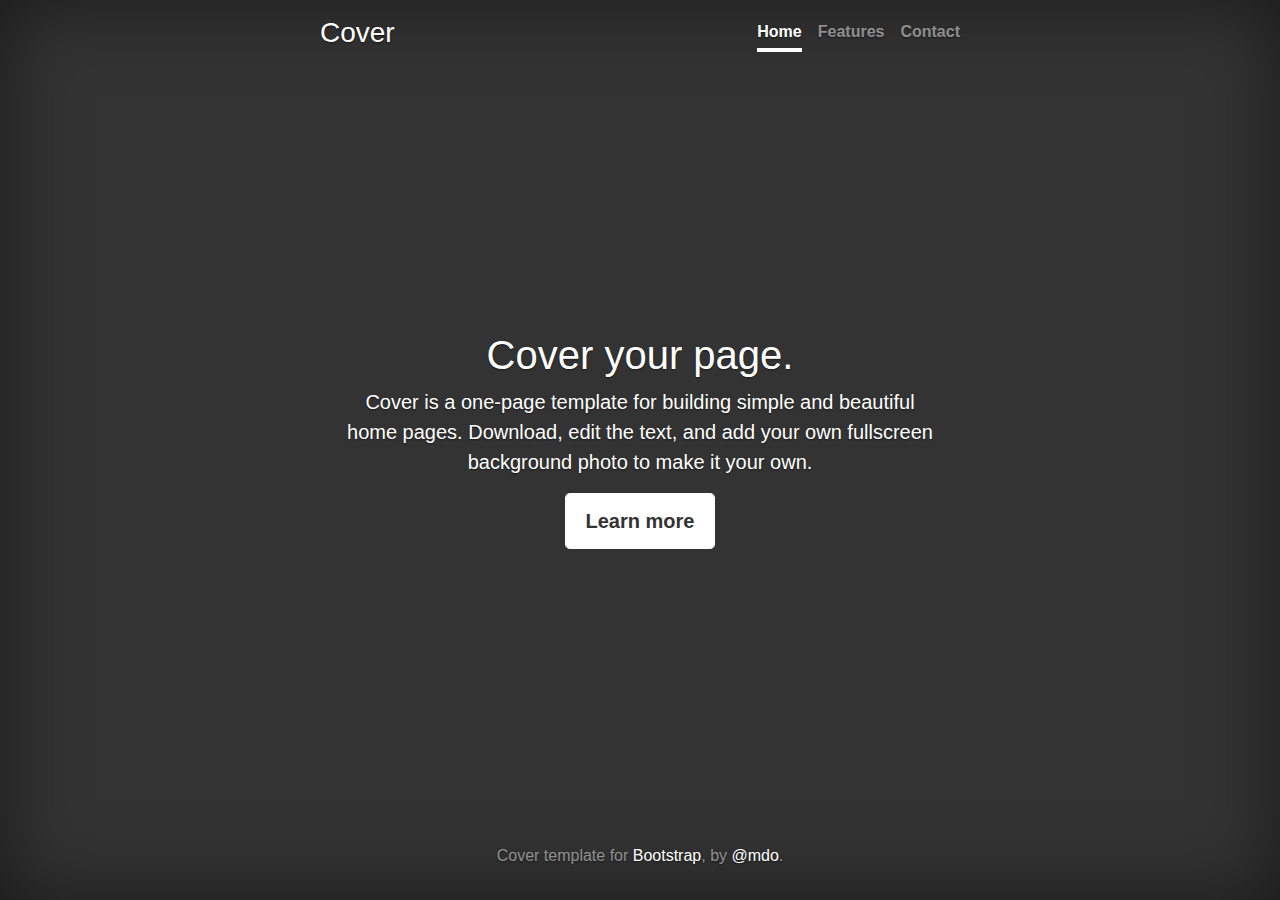
<file: css/bootstrap-4.0.0/docs/4.0/examples/cover/index.html>
<!doctype html>
<html lang="en">
  <head>
    <meta charset="utf-8">
    <meta name="viewport" content="width=device-width, initial-scale=1, shrink-to-fit=no">
    <meta name="description" content="">
    <meta name="author" content="">
    <link rel="icon" href="../../../../favicon.ico">

    <title>Cover Template for Bootstrap</title>

    <!-- Bootstrap core CSS -->
    <link href="../../../../dist/css/bootstrap.min.css" rel="stylesheet">

    <!-- Custom styles for this template -->
    <link href="cover.css" rel="stylesheet">
  </head>

  <body class="text-center">

    <div class="cover-container d-flex h-100 p-3 mx-auto flex-column">
      <header class="masthead mb-auto">
        <div class="inner">
          <h3 class="masthead-brand">Cover</h3>
          <nav class="nav nav-masthead justify-content-center">
            <a class="nav-link active" href="#">Home</a>
            <a class="nav-link" href="#">Features</a>
            <a class="nav-link" href="#">Contact</a>
          </nav>
        </div>
      </header>

      <main role="main" class="inner cover">
        <h1 class="cover-heading">Cover your page.</h1>
        <p class="lead">Cover is a one-page template for building simple and beautiful home pages. Download, edit the text, and add your own fullscreen background photo to make it your own.</p>
        <p class="lead">
          <a href="#" class="btn btn-lg btn-secondary">Learn more</a>
        </p>
      </main>

      <footer class="mastfoot mt-auto">
        <div class="inner">
          <p>Cover template for <a href="https://getbootstrap.com/">Bootstrap</a>, by <a href="https://twitter.com/mdo">@mdo</a>.</p>
        </div>
      </footer>
    </div>


    <!-- Bootstrap core JavaScript
    ================================================== -->
    <!-- Placed at the end of the document so the pages load faster -->
    <script src="https://code.jquery.com/jquery-3.2.1.slim.min.js" integrity="sha384-KJ3o2DKtIkvYIK3UENzmM7KCkRr/rE9/Qpg6aAZGJwFDMVNA/GpGFF93hXpG5KkN" crossorigin="anonymous"></script>
    <script>window.jQuery || document.write('<script src="../../../../assets/js/vendor/jquery-slim.min.js"><\/script>')</script>
    <script src="../../../../assets/js/vendor/popper.min.js"></script>
    <script src="../../../../dist/js/bootstrap.min.js"></script>
  </body>
</html>
</file>
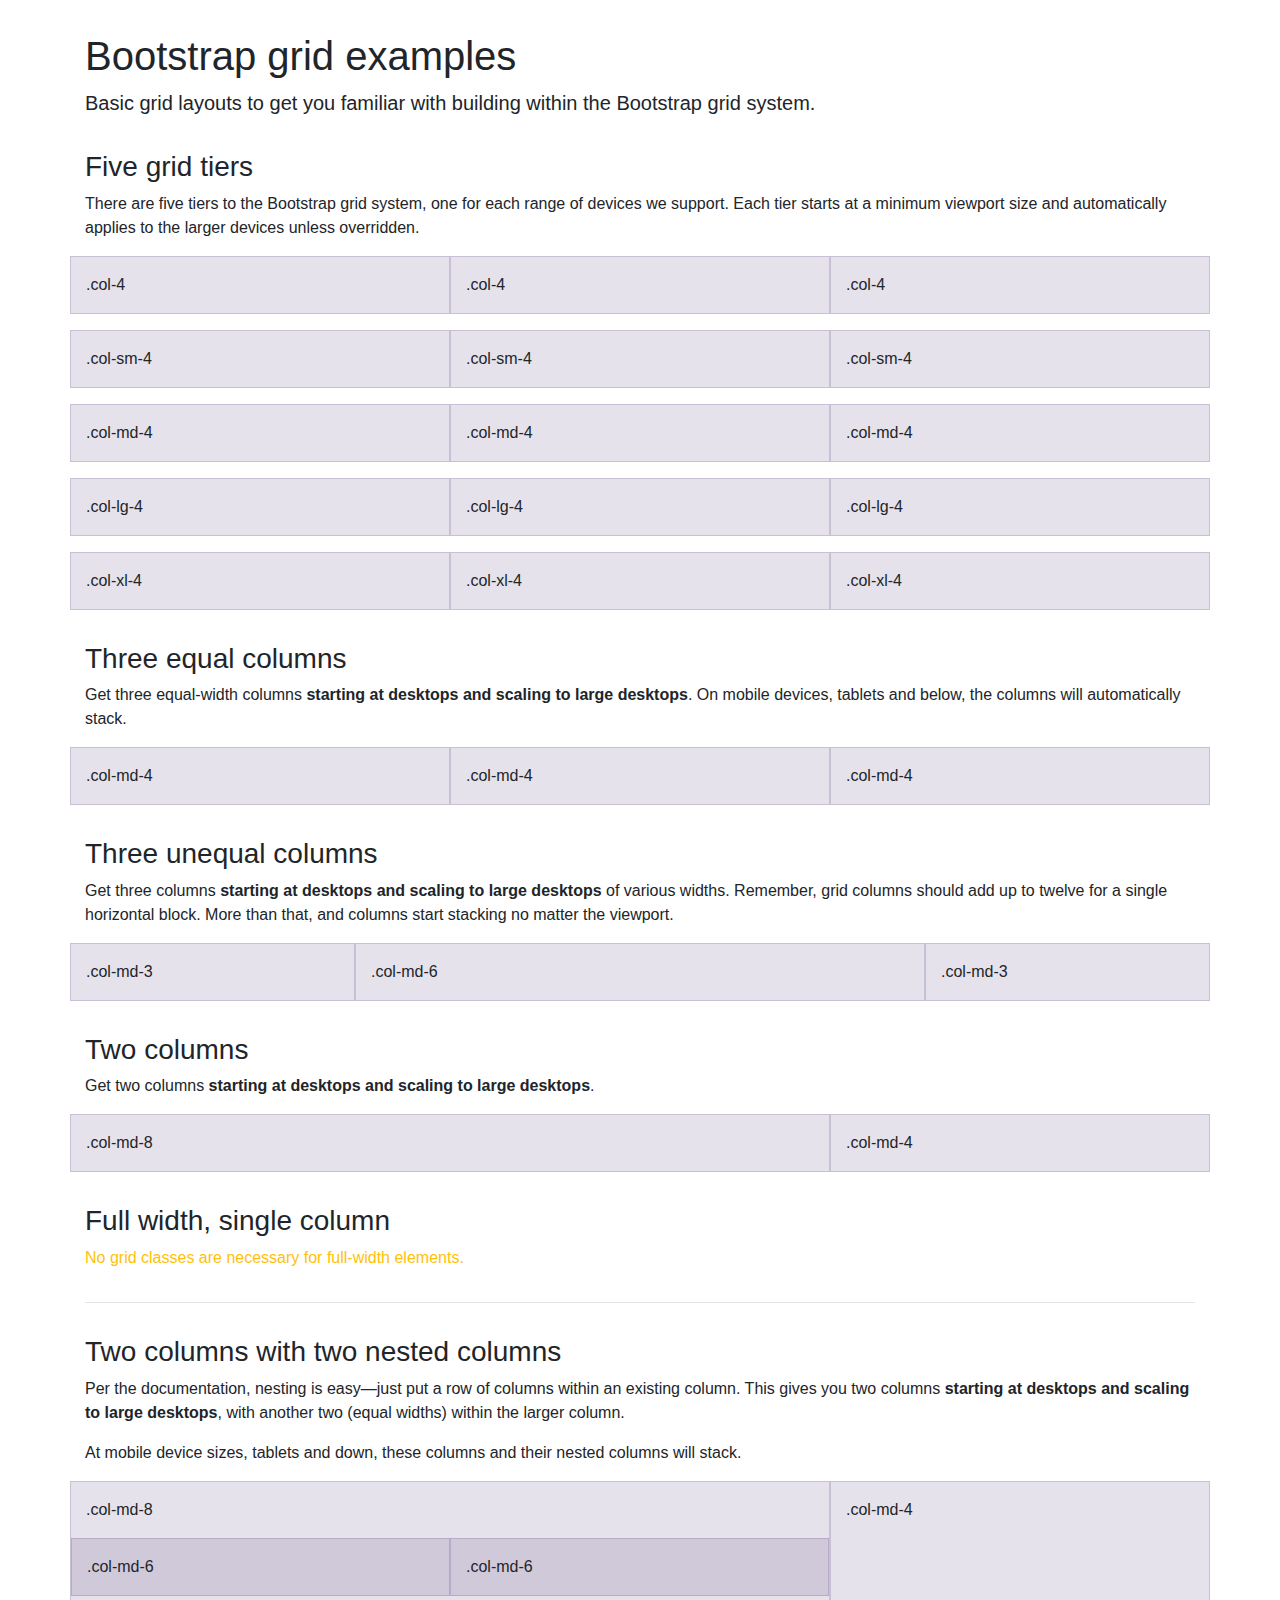
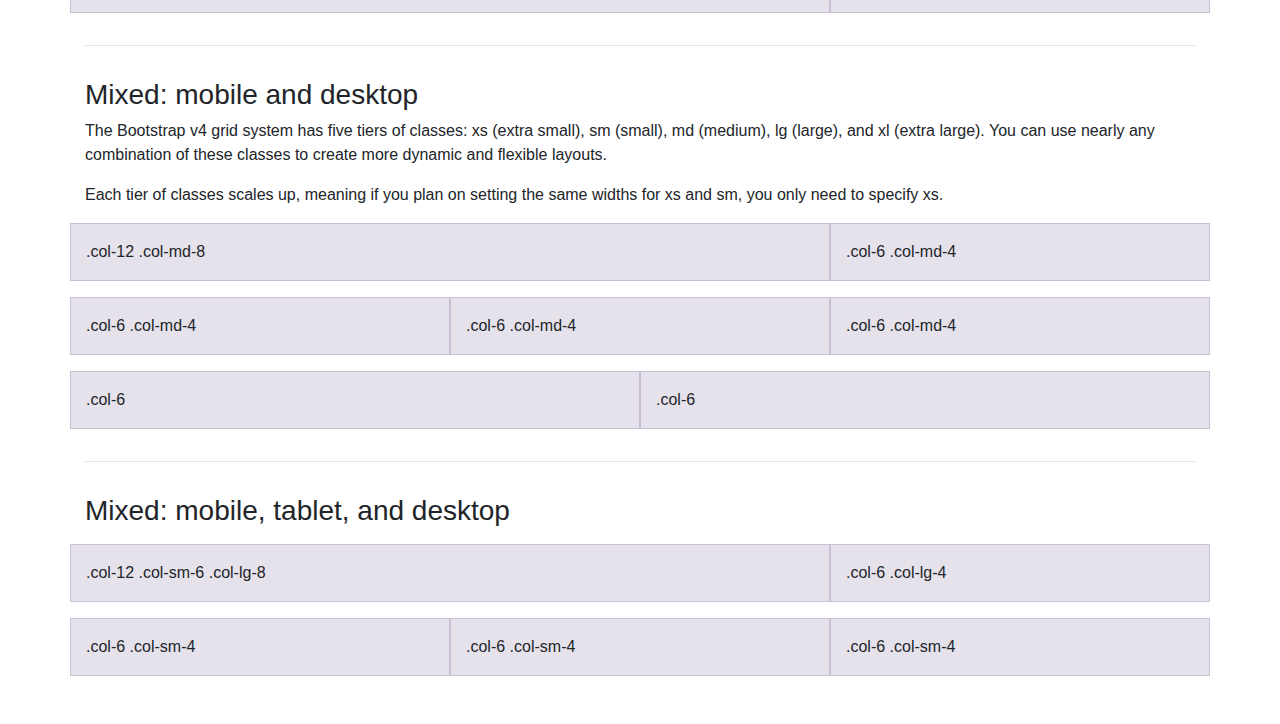
<file: css/bootstrap-4.0.0/docs/4.0/examples/grid/index.html>
<!doctype html>
<html lang="en">
  <head>
    <meta charset="utf-8">
    <meta name="viewport" content="width=device-width, initial-scale=1, shrink-to-fit=no">
    <meta name="description" content="">
    <meta name="author" content="">
    <link rel="icon" href="../../../../favicon.ico">

    <title>Grid Template for Bootstrap</title>

    <!-- Bootstrap core CSS -->
    <link href="../../../../dist/css/bootstrap.min.css" rel="stylesheet">

    <!-- Custom styles for this template -->
    <link href="grid.css" rel="stylesheet">
  </head>

  <body>
    <div class="container">

      <h1>Bootstrap grid examples</h1>
      <p class="lead">Basic grid layouts to get you familiar with building within the Bootstrap grid system.</p>

      <h3>Five grid tiers</h3>
      <p>There are five tiers to the Bootstrap grid system, one for each range of devices we support. Each tier starts at a minimum viewport size and automatically applies to the larger devices unless overridden.</p>

      <div class="row">
        <div class="col-4">.col-4</div>
        <div class="col-4">.col-4</div>
        <div class="col-4">.col-4</div>
      </div>

      <div class="row">
        <div class="col-sm-4">.col-sm-4</div>
        <div class="col-sm-4">.col-sm-4</div>
        <div class="col-sm-4">.col-sm-4</div>
      </div>

      <div class="row">
        <div class="col-md-4">.col-md-4</div>
        <div class="col-md-4">.col-md-4</div>
        <div class="col-md-4">.col-md-4</div>
      </div>

      <div class="row">
        <div class="col-lg-4">.col-lg-4</div>
        <div class="col-lg-4">.col-lg-4</div>
        <div class="col-lg-4">.col-lg-4</div>
      </div>

      <div class="row">
        <div class="col-xl-4">.col-xl-4</div>
        <div class="col-xl-4">.col-xl-4</div>
        <div class="col-xl-4">.col-xl-4</div>
      </div>

      <h3>Three equal columns</h3>
      <p>Get three equal-width columns <strong>starting at desktops and scaling to large desktops</strong>. On mobile devices, tablets and below, the columns will automatically stack.</p>
      <div class="row">
        <div class="col-md-4">.col-md-4</div>
        <div class="col-md-4">.col-md-4</div>
        <div class="col-md-4">.col-md-4</div>
      </div>

      <h3>Three unequal columns</h3>
      <p>Get three columns <strong>starting at desktops and scaling to large desktops</strong> of various widths. Remember, grid columns should add up to twelve for a single horizontal block. More than that, and columns start stacking no matter the viewport.</p>
      <div class="row">
        <div class="col-md-3">.col-md-3</div>
        <div class="col-md-6">.col-md-6</div>
        <div class="col-md-3">.col-md-3</div>
      </div>

      <h3>Two columns</h3>
      <p>Get two columns <strong>starting at desktops and scaling to large desktops</strong>.</p>
      <div class="row">
        <div class="col-md-8">.col-md-8</div>
        <div class="col-md-4">.col-md-4</div>
      </div>

      <h3>Full width, single column</h3>
      <p class="text-warning">No grid classes are necessary for full-width elements.</p>

      <hr>

      <h3>Two columns with two nested columns</h3>
      <p>Per the documentation, nesting is easy—just put a row of columns within an existing column. This gives you two columns <strong>starting at desktops and scaling to large desktops</strong>, with another two (equal widths) within the larger column.</p>
      <p>At mobile device sizes, tablets and down, these columns and their nested columns will stack.</p>
      <div class="row">
        <div class="col-md-8">
          .col-md-8
          <div class="row">
            <div class="col-md-6">.col-md-6</div>
            <div class="col-md-6">.col-md-6</div>
          </div>
        </div>
        <div class="col-md-4">.col-md-4</div>
      </div>

      <hr>

      <h3>Mixed: mobile and desktop</h3>
      <p>The Bootstrap v4 grid system has five tiers of classes: xs (extra small), sm (small), md (medium), lg (large), and xl (extra large). You can use nearly any combination of these classes to create more dynamic and flexible layouts.</p>
      <p>Each tier of classes scales up, meaning if you plan on setting the same widths for xs and sm, you only need to specify xs.</p>
      <div class="row">
        <div class="col-12 col-md-8">.col-12 .col-md-8</div>
        <div class="col-6 col-md-4">.col-6 .col-md-4</div>
      </div>
      <div class="row">
        <div class="col-6 col-md-4">.col-6 .col-md-4</div>
        <div class="col-6 col-md-4">.col-6 .col-md-4</div>
        <div class="col-6 col-md-4">.col-6 .col-md-4</div>
      </div>
      <div class="row">
        <div class="col-6">.col-6</div>
        <div class="col-6">.col-6</div>
      </div>

      <hr>

      <h3>Mixed: mobile, tablet, and desktop</h3>
      <p></p>
      <div class="row">
        <div class="col-12 col-sm-6 col-lg-8">.col-12 .col-sm-6 .col-lg-8</div>
        <div class="col-6 col-lg-4">.col-6 .col-lg-4</div>
      </div>
      <div class="row">
        <div class="col-6 col-sm-4">.col-6 .col-sm-4</div>
        <div class="col-6 col-sm-4">.col-6 .col-sm-4</div>
        <div class="col-6 col-sm-4">.col-6 .col-sm-4</div>
      </div>

    </div> <!-- /container -->
  </body>
</html>
</file>
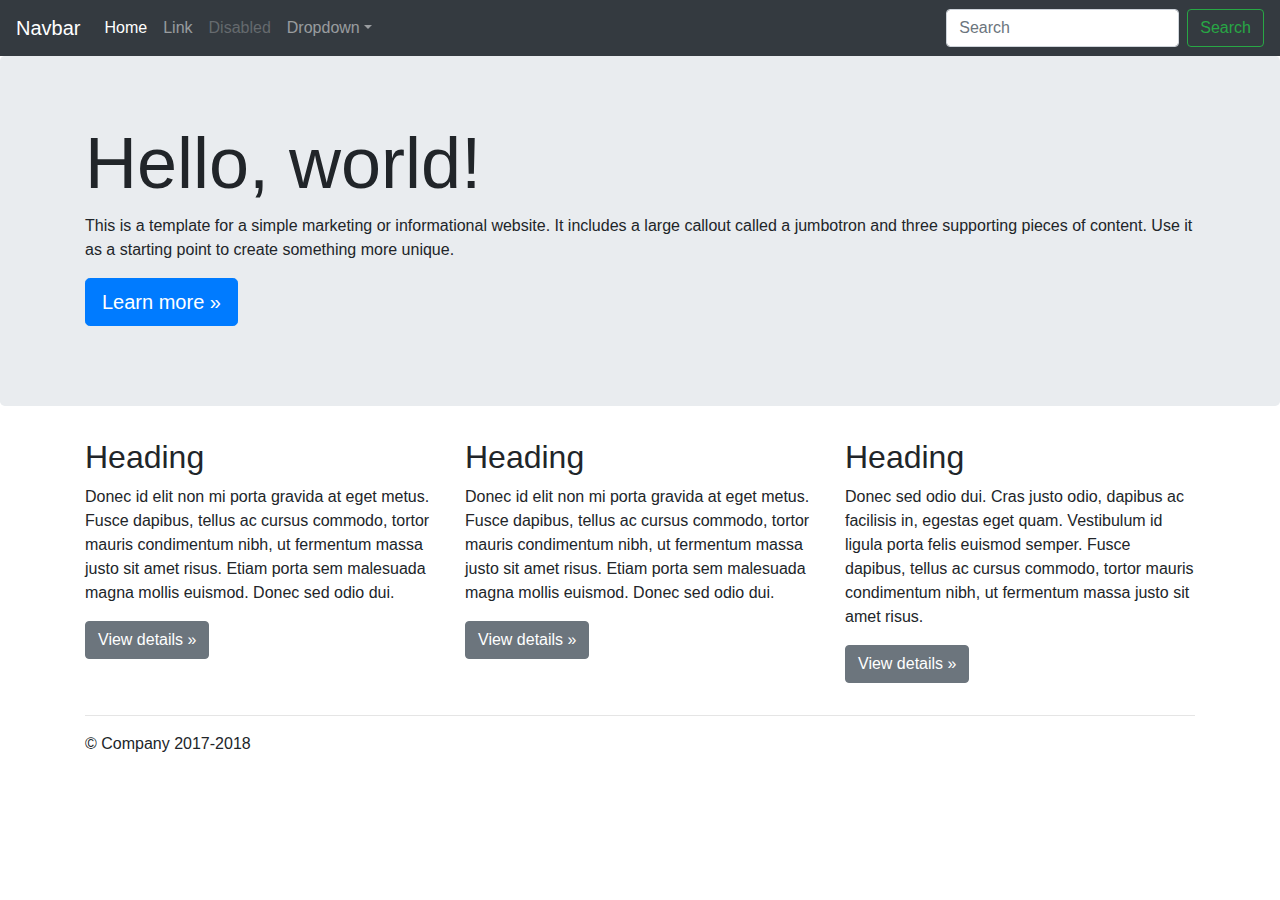
<file: css/bootstrap-4.0.0/docs/4.0/examples/jumbotron/index.html>
<!doctype html>
<html lang="en">
  <head>
    <meta charset="utf-8">
    <meta name="viewport" content="width=device-width, initial-scale=1, shrink-to-fit=no">
    <meta name="description" content="">
    <meta name="author" content="">
    <link rel="icon" href="../../../../favicon.ico">

    <title>Jumbotron Template for Bootstrap</title>

    <!-- Bootstrap core CSS -->
    <link href="../../../../dist/css/bootstrap.min.css" rel="stylesheet">

    <!-- Custom styles for this template -->
    <link href="jumbotron.css" rel="stylesheet">
  </head>

  <body>

    <nav class="navbar navbar-expand-md navbar-dark fixed-top bg-dark">
      <a class="navbar-brand" href="#">Navbar</a>
      <button class="navbar-toggler" type="button" data-toggle="collapse" data-target="#navbarsExampleDefault" aria-controls="navbarsExampleDefault" aria-expanded="false" aria-label="Toggle navigation">
        <span class="navbar-toggler-icon"></span>
      </button>

      <div class="collapse navbar-collapse" id="navbarsExampleDefault">
        <ul class="navbar-nav mr-auto">
          <li class="nav-item active">
            <a class="nav-link" href="#">Home <span class="sr-only">(current)</span></a>
          </li>
          <li class="nav-item">
            <a class="nav-link" href="#">Link</a>
          </li>
          <li class="nav-item">
            <a class="nav-link disabled" href="#">Disabled</a>
          </li>
          <li class="nav-item dropdown">
            <a class="nav-link dropdown-toggle" href="http://example.com" id="dropdown01" data-toggle="dropdown" aria-haspopup="true" aria-expanded="false">Dropdown</a>
            <div class="dropdown-menu" aria-labelledby="dropdown01">
              <a class="dropdown-item" href="#">Action</a>
              <a class="dropdown-item" href="#">Another action</a>
              <a class="dropdown-item" href="#">Something else here</a>
            </div>
          </li>
        </ul>
        <form class="form-inline my-2 my-lg-0">
          <input class="form-control mr-sm-2" type="text" placeholder="Search" aria-label="Search">
          <button class="btn btn-outline-success my-2 my-sm-0" type="submit">Search</button>
        </form>
      </div>
    </nav>

    <main role="main">

      <!-- Main jumbotron for a primary marketing message or call to action -->
      <div class="jumbotron">
        <div class="container">
          <h1 class="display-3">Hello, world!</h1>
          <p>This is a template for a simple marketing or informational website. It includes a large callout called a jumbotron and three supporting pieces of content. Use it as a starting point to create something more unique.</p>
          <p><a class="btn btn-primary btn-lg" href="#" role="button">Learn more &raquo;</a></p>
        </div>
      </div>

      <div class="container">
        <!-- Example row of columns -->
        <div class="row">
          <div class="col-md-4">
            <h2>Heading</h2>
            <p>Donec id elit non mi porta gravida at eget metus. Fusce dapibus, tellus ac cursus commodo, tortor mauris condimentum nibh, ut fermentum massa justo sit amet risus. Etiam porta sem malesuada magna mollis euismod. Donec sed odio dui. </p>
            <p><a class="btn btn-secondary" href="#" role="button">View details &raquo;</a></p>
          </div>
          <div class="col-md-4">
            <h2>Heading</h2>
            <p>Donec id elit non mi porta gravida at eget metus. Fusce dapibus, tellus ac cursus commodo, tortor mauris condimentum nibh, ut fermentum massa justo sit amet risus. Etiam porta sem malesuada magna mollis euismod. Donec sed odio dui. </p>
            <p><a class="btn btn-secondary" href="#" role="button">View details &raquo;</a></p>
          </div>
          <div class="col-md-4">
            <h2>Heading</h2>
            <p>Donec sed odio dui. Cras justo odio, dapibus ac facilisis in, egestas eget quam. Vestibulum id ligula porta felis euismod semper. Fusce dapibus, tellus ac cursus commodo, tortor mauris condimentum nibh, ut fermentum massa justo sit amet risus.</p>
            <p><a class="btn btn-secondary" href="#" role="button">View details &raquo;</a></p>
          </div>
        </div>

        <hr>

      </div> <!-- /container -->

    </main>

    <footer class="container">
      <p>&copy; Company 2017-2018</p>
    </footer>

    <!-- Bootstrap core JavaScript
    ================================================== -->
    <!-- Placed at the end of the document so the pages load faster -->
    <script src="https://code.jquery.com/jquery-3.2.1.slim.min.js" integrity="sha384-KJ3o2DKtIkvYIK3UENzmM7KCkRr/rE9/Qpg6aAZGJwFDMVNA/GpGFF93hXpG5KkN" crossorigin="anonymous"></script>
    <script>window.jQuery || document.write('<script src="../../../../assets/js/vendor/jquery-slim.min.js"><\/script>')</script>
    <script src="../../../../assets/js/vendor/popper.min.js"></script>
    <script src="../../../../dist/js/bootstrap.min.js"></script>
  </body>
</html>
</file>
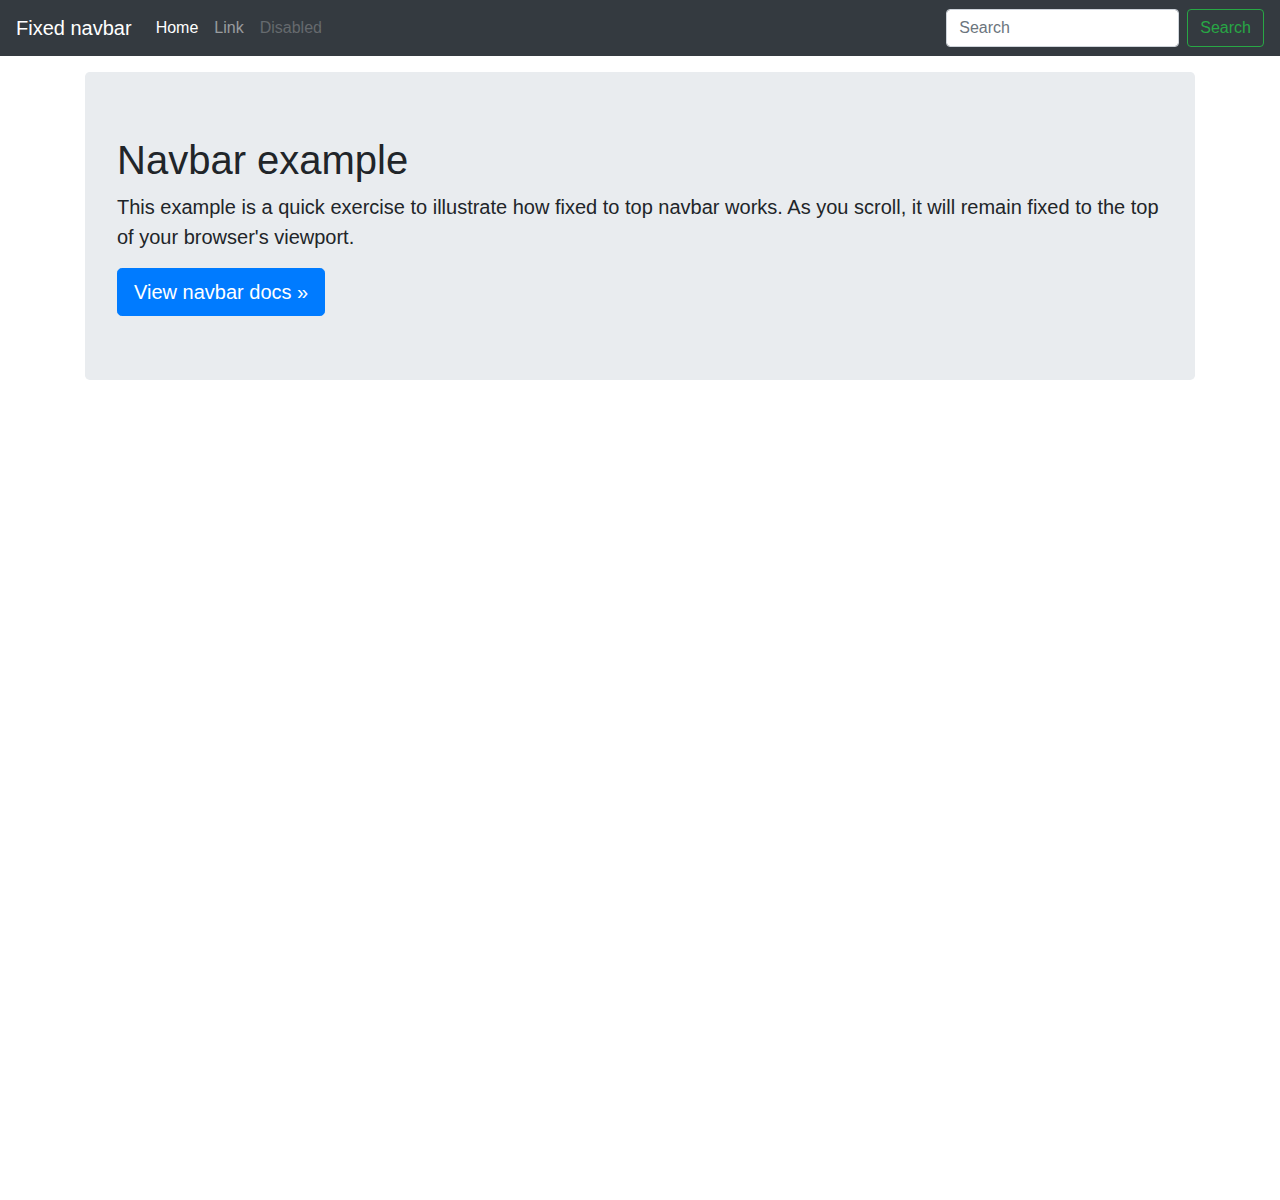
<file: css/bootstrap-4.0.0/docs/4.0/examples/navbar-fixed/index.html>
<!doctype html>
<html lang="en">
  <head>
    <meta charset="utf-8">
    <meta name="viewport" content="width=device-width, initial-scale=1, shrink-to-fit=no">
    <meta name="description" content="">
    <meta name="author" content="">
    <link rel="icon" href="../../../../favicon.ico">

    <title>Fixed top navbar example for Bootstrap</title>

    <!-- Bootstrap core CSS -->
    <link href="../../../../dist/css/bootstrap.min.css" rel="stylesheet">

    <!-- Custom styles for this template -->
    <link href="navbar-top-fixed.css" rel="stylesheet">
  </head>

  <body>

    <nav class="navbar navbar-expand-md navbar-dark fixed-top bg-dark">
      <a class="navbar-brand" href="#">Fixed navbar</a>
      <button class="navbar-toggler" type="button" data-toggle="collapse" data-target="#navbarCollapse" aria-controls="navbarCollapse" aria-expanded="false" aria-label="Toggle navigation">
        <span class="navbar-toggler-icon"></span>
      </button>
      <div class="collapse navbar-collapse" id="navbarCollapse">
        <ul class="navbar-nav mr-auto">
          <li class="nav-item active">
            <a class="nav-link" href="#">Home <span class="sr-only">(current)</span></a>
          </li>
          <li class="nav-item">
            <a class="nav-link" href="#">Link</a>
          </li>
          <li class="nav-item">
            <a class="nav-link disabled" href="#">Disabled</a>
          </li>
        </ul>
        <form class="form-inline mt-2 mt-md-0">
          <input class="form-control mr-sm-2" type="text" placeholder="Search" aria-label="Search">
          <button class="btn btn-outline-success my-2 my-sm-0" type="submit">Search</button>
        </form>
      </div>
    </nav>

    <main role="main" class="container">
      <div class="jumbotron">
        <h1>Navbar example</h1>
        <p class="lead">This example is a quick exercise to illustrate how fixed to top navbar works. As you scroll, it will remain fixed to the top of your browser's viewport.</p>
        <a class="btn btn-lg btn-primary" href="../../components/navbar/" role="button">View navbar docs &raquo;</a>
      </div>
    </main>

    <!-- Bootstrap core JavaScript
    ================================================== -->
    <!-- Placed at the end of the document so the pages load faster -->
    <script src="https://code.jquery.com/jquery-3.2.1.slim.min.js" integrity="sha384-KJ3o2DKtIkvYIK3UENzmM7KCkRr/rE9/Qpg6aAZGJwFDMVNA/GpGFF93hXpG5KkN" crossorigin="anonymous"></script>
    <script>window.jQuery || document.write('<script src="../../../../assets/js/vendor/jquery-slim.min.js"><\/script>')</script>
    <script src="../../../../assets/js/vendor/popper.min.js"></script>
    <script src="../../../../dist/js/bootstrap.min.js"></script>
  </body>
</html>
</file>
<file: css/bootstrap-4.0.0/docs/4.0/examples/album/album.css>
:root {
  --jumbotron-padding-y: 3rem;
}

.jumbotron {
  padding-top: var(--jumbotron-padding-y);
  padding-bottom: var(--jumbotron-padding-y);
  margin-bottom: 0;
  background-color: #fff;
}
@media (min-width: 768px) {
  .jumbotron {
    padding-top: calc(var(--jumbotron-padding-y) * 2);
    padding-bottom: calc(var(--jumbotron-padding-y) * 2);
  }
}

.jumbotron p:last-child {
  margin-bottom: 0;
}

.jumbotron-heading {
  font-weight: 300;
}

.jumbotron .container {
  max-width: 40rem;
}

footer {
  padding-top: 3rem;
  padding-bottom: 3rem;
}

footer p {
  margin-bottom: .25rem;
}

.box-shadow { box-shadow: 0 .25rem .75rem rgba(0, 0, 0, .05); }
</file>
<file: css/bootstrap-4.0.0/docs/4.0/examples/blog/blog.css>
/* stylelint-disable selector-list-comma-newline-after */

.blog-header {
  line-height: 1;
  border-bottom: 1px solid #e5e5e5;
}

.blog-header-logo {
  font-family: "Playfair Display", Georgia, "Times New Roman", serif;
  font-size: 2.25rem;
}

.blog-header-logo:hover {
  text-decoration: none;
}

h1, h2, h3, h4, h5, h6 {
  font-family: "Playfair Display", Georgia, "Times New Roman", serif;
}

.display-4 {
  font-size: 2.5rem;
}
@media (min-width: 768px) {
  .display-4 {
    font-size: 3rem;
  }
}

.nav-scroller {
  position: relative;
  z-index: 2;
  height: 2.75rem;
  overflow-y: hidden;
}

.nav-scroller .nav {
  display: -webkit-box;
  display: -ms-flexbox;
  display: flex;
  -ms-flex-wrap: nowrap;
  flex-wrap: nowrap;
  padding-bottom: 1rem;
  margin-top: -1px;
  overflow-x: auto;
  text-align: center;
  white-space: nowrap;
  -webkit-overflow-scrolling: touch;
}

.nav-scroller .nav-link {
  padding-top: .75rem;
  padding-bottom: .75rem;
  font-size: .875rem;
}

.card-img-right {
  height: 100%;
  border-radius: 0 3px 3px 0;
}

.flex-auto {
  -ms-flex: 0 0 auto;
  -webkit-box-flex: 0;
  flex: 0 0 auto;
}

.h-250 { height: 250px; }
@media (min-width: 768px) {
  .h-md-250 { height: 250px; }
}

.border-top { border-top: 1px solid #e5e5e5; }
.border-bottom { border-bottom: 1px solid #e5e5e5; }

.box-shadow { box-shadow: 0 .25rem .75rem rgba(0, 0, 0, .05); }

/*
 * Blog name and description
 */
.blog-title {
  margin-bottom: 0;
  font-size: 2rem;
  font-weight: 400;
}
.blog-description {
  font-size: 1.1rem;
  color: #999;
}

@media (min-width: 40em) {
  .blog-title {
    font-size: 3.5rem;
  }
}

/* Pagination */
.blog-pagination {
  margin-bottom: 4rem;
}
.blog-pagination > .btn {
  border-radius: 2rem;
}

/*
 * Blog posts
 */
.blog-post {
  margin-bottom: 4rem;
}
.blog-post-title {
  margin-bottom: .25rem;
  font-size: 2.5rem;
}
.blog-post-meta {
  margin-bottom: 1.25rem;
  color: #999;
}

/*
 * Footer
 */
.blog-footer {
  padding: 2.5rem 0;
  color: #999;
  text-align: center;
  background-color: #f9f9f9;
  border-top: .05rem solid #e5e5e5;
}
.blog-footer p:last-child {
  margin-bottom: 0;
}
</file>
<file: css/bootstrap-4.0.0/docs/4.0/examples/carousel/carousel.css>
/* GLOBAL STYLES
-------------------------------------------------- */
/* Padding below the footer and lighter body text */

body {
  padding-top: 3rem;
  padding-bottom: 3rem;
  color: #5a5a5a;
}


/* CUSTOMIZE THE CAROUSEL
-------------------------------------------------- */

/* Carousel base class */
.carousel {
  margin-bottom: 4rem;
}
/* Since positioning the image, we need to help out the caption */
.carousel-caption {
  bottom: 3rem;
  z-index: 10;
}

/* Declare heights because of positioning of img element */
.carousel-item {
  height: 32rem;
  background-color: #777;
}
.carousel-item > img {
  position: absolute;
  top: 0;
  left: 0;
  min-width: 100%;
  height: 32rem;
}


/* MARKETING CONTENT
-------------------------------------------------- */

/* Center align the text within the three columns below the carousel */
.marketing .col-lg-4 {
  margin-bottom: 1.5rem;
  text-align: center;
}
.marketing h2 {
  font-weight: 400;
}
.marketing .col-lg-4 p {
  margin-right: .75rem;
  margin-left: .75rem;
}


/* Featurettes
------------------------- */

.featurette-divider {
  margin: 5rem 0; /* Space out the Bootstrap <hr> more */
}

/* Thin out the marketing headings */
.featurette-heading {
  font-weight: 300;
  line-height: 1;
  letter-spacing: -.05rem;
}


/* RESPONSIVE CSS
-------------------------------------------------- */

@media (min-width: 40em) {
  /* Bump up size of carousel content */
  .carousel-caption p {
    margin-bottom: 1.25rem;
    font-size: 1.25rem;
    line-height: 1.4;
  }

  .featurette-heading {
    font-size: 50px;
  }
}

@media (min-width: 62em) {
  .featurette-heading {
    margin-top: 7rem;
  }
}
</file>
<file: css/bootstrap-4.0.0/docs/4.0/examples/cover/cover.css>
/*
 * Globals
 */

/* Links */
a,
a:focus,
a:hover {
  color: #fff;
}

/* Custom default button */
.btn-secondary,
.btn-secondary:hover,
.btn-secondary:focus {
  color: #333;
  text-shadow: none; /* Prevent inheritance from `body` */
  background-color: #fff;
  border: .05rem solid #fff;
}


/*
 * Base structure
 */

html,
body {
  height: 100%;
  background-color: #333;
}

body {
  display: -ms-flexbox;
  display: -webkit-box;
  display: flex;
  -ms-flex-pack: center;
  -webkit-box-pack: center;
  justify-content: center;
  color: #fff;
  text-shadow: 0 .05rem .1rem rgba(0, 0, 0, .5);
  box-shadow: inset 0 0 5rem rgba(0, 0, 0, .5);
}

.cover-container {
  max-width: 42em;
}


/*
 * Header
 */
.masthead {
  margin-bottom: 2rem;
}

.masthead-brand {
  margin-bottom: 0;
}

.nav-masthead .nav-link {
  padding: .25rem 0;
  font-weight: 700;
  color: rgba(255, 255, 255, .5);
  background-color: transparent;
  border-bottom: .25rem solid transparent;
}

.nav-masthead .nav-link:hover,
.nav-masthead .nav-link:focus {
  border-bottom-color: rgba(255, 255, 255, .25);
}

.nav-masthead .nav-link + .nav-link {
  margin-left: 1rem;
}

.nav-masthead .active {
  color: #fff;
  border-bottom-color: #fff;
}

@media (min-width: 48em) {
  .masthead-brand {
    float: left;
  }
  .nav-masthead {
    float: right;
  }
}


/*
 * Cover
 */
.cover {
  padding: 0 1.5rem;
}
.cover .btn-lg {
  padding: .75rem 1.25rem;
  font-weight: 700;
}


/*
 * Footer
 */
.mastfoot {
  color: rgba(255, 255, 255, .5);
}
</file>
<file: css/bootstrap-4.0.0/docs/4.0/examples/grid/grid.css>
body {
  padding-top: 2rem;
  padding-bottom: 2rem;
}

h3 {
  margin-top: 2rem;
}

.row {
  margin-bottom: 1rem;
}
.row .row {
  margin-top: 1rem;
  margin-bottom: 0;
}
[class*="col-"] {
  padding-top: 1rem;
  padding-bottom: 1rem;
  background-color: rgba(86, 61, 124, .15);
  border: 1px solid rgba(86, 61, 124, .2);
}

hr {
  margin-top: 2rem;
  margin-bottom: 2rem;
}
</file>
<file: css/bootstrap-4.0.0/docs/4.0/examples/jumbotron/jumbotron.css>
/* Move down content because we have a fixed navbar that is 3.5rem tall */
body {
  padding-top: 3.5rem;
}
</file>
<file: css/bootstrap-4.0.0/docs/4.0/examples/navbar-fixed/navbar-top-fixed.css>
/* Show it is fixed to the top */
body {
  min-height: 75rem;
  padding-top: 4.5rem;
}
</file>
<file: css/bootstrap-4.0.0/js/tests/vendor/qunit.css>
/*!
 * QUnit 2.4.1
 * https://qunitjs.com/
 *
 * Copyright jQuery Foundation and other contributors
 * Released under the MIT license
 * https://jquery.org/license
 *
 * Date: 2017-10-22T05:12Z
 */

/** Font Family and Sizes */

#qunit-tests, #qunit-header, #qunit-banner, #qunit-testrunner-toolbar, #qunit-filteredTest, #qunit-userAgent, #qunit-testresult {
	font-family: "Helvetica Neue Light", "HelveticaNeue-Light", "Helvetica Neue", Calibri, Helvetica, Arial, sans-serif;
}

#qunit-testrunner-toolbar, #qunit-filteredTest, #qunit-userAgent, #qunit-testresult, #qunit-tests li { font-size: small; }
#qunit-tests { font-size: smaller; }


/** Resets */

#qunit-tests, #qunit-header, #qunit-banner, #qunit-filteredTest, #qunit-userAgent, #qunit-testresult, #qunit-modulefilter {
	margin: 0;
	padding: 0;
}


/** Header (excluding toolbar) */

#qunit-header {
	padding: 0.5em 0 0.5em 1em;

	color: #8699A4;
	background-color: #0D3349;

	font-size: 1.5em;
	line-height: 1em;
	font-weight: 400;

	border-radius: 5px 5px 0 0;
}

#qunit-header a {
	text-decoration: none;
	color: #C2CCD1;
}

#qunit-header a:hover,
#qunit-header a:focus {
	color: #FFF;
}

#qunit-banner {
	height: 5px;
}

#qunit-filteredTest {
	padding: 0.5em 1em 0.5em 1em;
	color: #366097;
	background-color: #F4FF77;
}

#qunit-userAgent {
	padding: 0.5em 1em 0.5em 1em;
	color: #FFF;
	background-color: #2B81AF;
	text-shadow: rgba(0, 0, 0, 0.5) 2px 2px 1px;
}


/** Toolbar */

#qunit-testrunner-toolbar {
	padding: 0.5em 1em 0.5em 1em;
	color: #5E740B;
	background-color: #EEE;
}

#qunit-testrunner-toolbar .clearfix {
	height: 0;
	clear: both;
}

#qunit-testrunner-toolbar label {
	display: inline-block;
}

#qunit-testrunner-toolbar input[type=checkbox],
#qunit-testrunner-toolbar input[type=radio] {
	margin: 3px;
	vertical-align: -2px;
}

#qunit-testrunner-toolbar input[type=text] {
	box-sizing: border-box;
	height: 1.6em;
}

.qunit-url-config,
.qunit-filter,
#qunit-modulefilter {
	display: inline-block;
	line-height: 2.1em;
}

.qunit-filter,
#qunit-modulefilter {
	float: right;
	position: relative;
	margin-left: 1em;
}

.qunit-url-config label {
	margin-right: 0.5em;
}

#qunit-modulefilter-search {
	box-sizing: border-box;
	width: 400px;
}

#qunit-modulefilter-search-container:after {
	position: absolute;
	right: 0.3em;
	content: "\25bc";
	color: black;
}

#qunit-modulefilter-dropdown {
	/* align with #qunit-modulefilter-search */
	box-sizing: border-box;
	width: 400px;
	position: absolute;
	right: 0;
	top: 50%;
	margin-top: 0.8em;

	border: 1px solid #D3D3D3;
	border-top: none;
	border-radius: 0 0 .25em .25em;
	color: #000;
	background-color: #F5F5F5;
	z-index: 99;
}

#qunit-modulefilter-dropdown a {
	color: inherit;
	text-decoration: none;
}

#qunit-modulefilter-dropdown .clickable.checked {
	font-weight: bold;
	color: #000;
	background-color: #D2E0E6;
}

#qunit-modulefilter-dropdown .clickable:hover {
	color: #FFF;
	background-color: #0D3349;
}

#qunit-modulefilter-actions {
	display: block;
	overflow: auto;

	/* align with #qunit-modulefilter-dropdown-list */
	font: smaller/1.5em sans-serif;
}

#qunit-modulefilter-dropdown #qunit-modulefilter-actions > * {
	box-sizing: border-box;
	max-height: 2.8em;
	display: block;
	padding: 0.4em;
}

#qunit-modulefilter-dropdown #qunit-modulefilter-actions > button {
	float: right;
	font: inherit;
}

#qunit-modulefilter-dropdown #qunit-modulefilter-actions > :last-child {
	/* insert padding to align with checkbox margins */
	padding-left: 3px;
}

#qunit-modulefilter-dropdown-list {
	max-height: 200px;
	overflow-y: auto;
	margin: 0;
	border-top: 2px groove threedhighlight;
	padding: 0.4em 0 0;
	font: smaller/1.5em sans-serif;
}

#qunit-modulefilter-dropdown-list li {
	white-space: nowrap;
	overflow: hidden;
	text-overflow: ellipsis;
}

#qunit-modulefilter-dropdown-list .clickable {
	display: block;
	padding-left: 0.15em;
}


/** Tests: Pass/Fail */

#qunit-tests {
	list-style-position: inside;
}

#qunit-tests li {
	padding: 0.4em 1em 0.4em 1em;
	border-bottom: 1px solid #FFF;
	list-style-position: inside;
}

#qunit-tests > li {
	display: none;
}

#qunit-tests li.running,
#qunit-tests li.pass,
#qunit-tests li.fail,
#qunit-tests li.skipped,
#qunit-tests li.aborted {
	display: list-item;
}

#qunit-tests.hidepass {
	position: relative;
}

#qunit-tests.hidepass li.running,
#qunit-tests.hidepass li.pass:not(.todo) {
	visibility: hidden;
	position: absolute;
	width:   0;
	height:  0;
	padding: 0;
	border:  0;
	margin:  0;
}

#qunit-tests li strong {
	cursor: pointer;
}

#qunit-tests li.skipped strong {
	cursor: default;
}

#qunit-tests li a {
	padding: 0.5em;
	color: #C2CCD1;
	text-decoration: none;
}

#qunit-tests li p a {
	padding: 0.25em;
	color: #6B6464;
}
#qunit-tests li a:hover,
#qunit-tests li a:focus {
	color: #000;
}

#qunit-tests li .runtime {
	float: right;
	font-size: smaller;
}

.qunit-assert-list {
	margin-top: 0.5em;
	padding: 0.5em;

	background-color: #FFF;

	border-radius: 5px;
}

.qunit-source {
	margin: 0.6em 0 0.3em;
}

.qunit-collapsed {
	display: none;
}

#qunit-tests table {
	border-collapse: collapse;
	margin-top: 0.2em;
}

#qunit-tests th {
	text-align: right;
	vertical-align: top;
	padding: 0 0.5em 0 0;
}

#qunit-tests td {
	vertical-align: top;
}

#qunit-tests pre {
	margin: 0;
	white-space: pre-wrap;
	word-wrap: break-word;
}

#qunit-tests del {
	color: #374E0C;
	background-color: #E0F2BE;
	text-decoration: none;
}

#qunit-tests ins {
	color: #500;
	background-color: #FFCACA;
	text-decoration: none;
}

/*** Test Counts */

#qunit-tests b.counts                       { color: #000; }
#qunit-tests b.passed                       { color: #5E740B; }
#qunit-tests b.failed                       { color: #710909; }

#qunit-tests li li {
	padding: 5px;
	background-color: #FFF;
	border-bottom: none;
	list-style-position: inside;
}

/*** Passing Styles */

#qunit-tests li li.pass {
	color: #3C510C;
	background-color: #FFF;
	border-left: 10px solid #C6E746;
}

#qunit-tests .pass                          { color: #528CE0; background-color: #D2E0E6; }
#qunit-tests .pass .test-name               { color: #366097; }

#qunit-tests .pass .test-actual,
#qunit-tests .pass .test-expected           { color: #999; }

#qunit-banner.qunit-pass                    { background-color: #C6E746; }

/*** Failing Styles */

#qunit-tests li li.fail {
	color: #710909;
	background-color: #FFF;
	border-left: 10px solid #EE5757;
	white-space: pre;
}

#qunit-tests > li:last-child {
	border-radius: 0 0 5px 5px;
}

#qunit-tests .fail                          { color: #000; background-color: #EE5757; }
#qunit-tests .fail .test-name,
#qunit-tests .fail .module-name             { color: #000; }

#qunit-tests .fail .test-actual             { color: #EE5757; }
#qunit-tests .fail .test-expected           { color: #008000; }

#qunit-banner.qunit-fail                    { background-color: #EE5757; }


/*** Aborted tests */
#qunit-tests .aborted { color: #000; background-color: orange; }
/*** Skipped tests */

#qunit-tests .skipped {
	background-color: #EBECE9;
}

#qunit-tests .qunit-todo-label,
#qunit-tests .qunit-skipped-label {
	background-color: #F4FF77;
	display: inline-block;
	font-style: normal;
	color: #366097;
	line-height: 1.8em;
	padding: 0 0.5em;
	margin: -0.4em 0.4em -0.4em 0;
}

#qunit-tests .qunit-todo-label {
	background-color: #EEE;
}

/** Result */

#qunit-testresult {
	color: #2B81AF;
	background-color: #D2E0E6;

	border-bottom: 1px solid #FFF;
}
#qunit-testresult .clearfix {
	height: 0;
	clear: both;
}
#qunit-testresult .module-name {
	font-weight: 700;
}
#qunit-testresult-display {
	padding: 0.5em 1em 0.5em 1em;
	width: 85%;
	float:left;
}
#qunit-testresult-controls {
	padding: 0.5em 1em 0.5em 1em;
  width: 10%;
	float:left;
}

/** Fixture */

#qunit-fixture {
	position: absolute;
	top: -10000px;
	left: -10000px;
	width: 1000px;
	height: 1000px;
}
</file>
